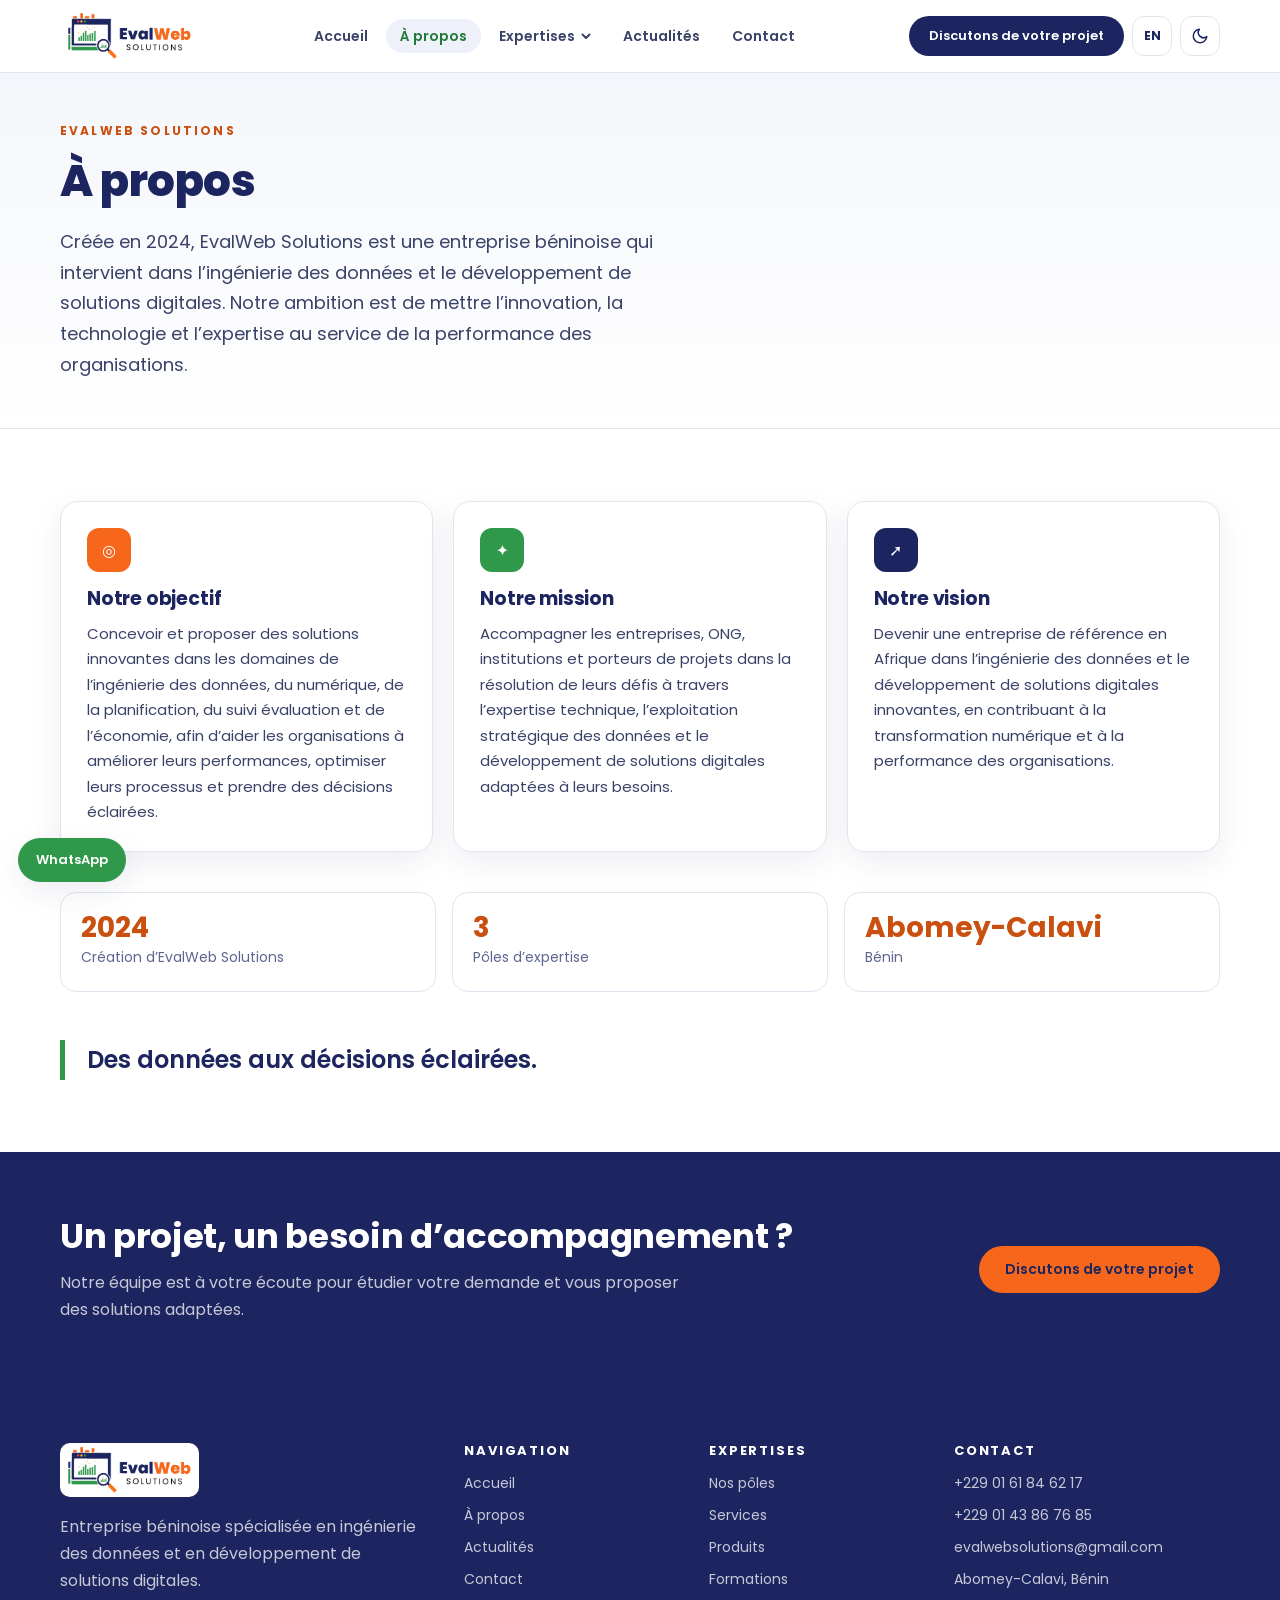
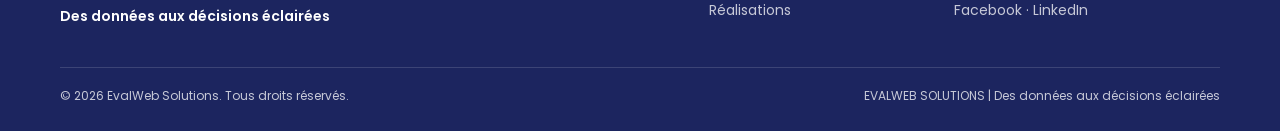
<file: a-propos.html>
<!doctype html>
<html lang="fr" data-theme="light"><head><meta charset="utf-8"><meta name="viewport" content="width=device-width,initial-scale=1">
<title data-i18n="k61">À propos — EvalWeb Solutions</title>
<meta name="description" content="Créée en 2024, EvalWeb Solutions est une entreprise béninoise d’ingénierie des données et de solutions digitales."><meta name="theme-color" content="#1c255f">
<link rel="icon" href="assets/favicon.png" type="image/png">
<link rel="preconnect" href="https://fonts.googleapis.com"><link rel="preconnect" href="https://fonts.gstatic.com" crossorigin>
<link href="https://fonts.googleapis.com/css2?family=Poppins:wght@400;500;600;700;800&display=swap" rel="stylesheet">
<script>(function(){try{var d=document.documentElement,t=localStorage.getItem('ew-theme');if(!t)t=matchMedia('(prefers-color-scheme: dark)').matches?'dark':'light';d.setAttribute('data-theme',t);d.lang=localStorage.getItem('ew-lang')==='en'?'en':'fr'}catch(e){}})()</script>
<link rel="stylesheet" href="style.css"></head>
<body data-page="about">
<a class="skip" href="#main"><span data-i18n="k36">Aller au contenu</span></a>
<header class="site-header"><div class="container header-inner">
<a class="logo" href="index.html" aria-label="EvalWeb Solutions"><img src="assets/evalweb-logo.png" alt="EvalWeb Solutions" width="123" height="46"></a>
<nav class="nav-desktop" aria-label="Navigation principale"><a class="nav-link" data-nav="home" href="index.html"><span data-i18n="k37">Accueil</span></a><a class="nav-link" data-nav="about" href="a-propos.html"><span data-i18n="k38">À propos</span></a><div class="nav-drop"><button type="button" aria-expanded="false" aria-haspopup="true"><span data-i18n="k39">Expertises</span><svg class="caret" viewBox="0 0 10 10" fill="none" stroke="currentColor" stroke-width="2" stroke-linecap="round" stroke-linejoin="round"><path d="M1.5 3.5 5 7l3.5-3.5"/></svg></button><div class="drop-menu"><a data-nav="poles" href="poles.html"><span data-i18n="k40">Nos pôles</span></a><a data-nav="services" href="services.html"><span data-i18n="k8">Services</span></a><a data-nav="produits" href="produits.html"><span data-i18n="k11">Produits</span></a><a data-nav="formations" href="formations.html"><span data-i18n="k13">Formations</span></a><a data-nav="realisations" href="realisations.html"><span data-i18n="k15">Réalisations</span></a></div></div><a class="nav-link" data-nav="actualites" href="actualites.html"><span data-i18n="k41">Actualités</span></a><a class="nav-link" data-nav="contact" href="contact.html"><span data-i18n="k42">Contact</span></a></nav>
<div class="header-tools">
<a class="btn btn-primary btn-sm cta-header" href="contact.html"><span data-i18n="k23">Discutons de votre projet</span></a>
<button type="button" class="lang-btn" aria-label="Passer le site en anglais">EN</button>
<button type="button" class="icon-btn theme-btn" aria-label="Basculer entre mode clair et sombre" aria-pressed="false"><svg class="sun" viewBox="0 0 24 24" fill="none" stroke="currentColor" stroke-width="2" stroke-linecap="round"><circle cx="12" cy="12" r="4"/><path d="M12 2v2M12 20v2M4.9 4.9l1.4 1.4M17.7 17.7l1.4 1.4M2 12h2M20 12h2M4.9 19.1l1.4-1.4M17.7 6.3l1.4-1.4"/></svg><svg class="moon" viewBox="0 0 24 24" fill="none" stroke="currentColor" stroke-width="2" stroke-linecap="round" stroke-linejoin="round"><path d="M21 12.8A9 9 0 1 1 11.2 3a7 7 0 0 0 9.8 9.8z"/></svg></button>
<button type="button" class="icon-btn burger" aria-label="Ouvrir le menu" aria-expanded="false" aria-controls="mobilePanel"><svg viewBox="0 0 24 24" fill="none" stroke="currentColor" stroke-width="2.2" stroke-linecap="round"><path d="M4 7h16M4 12h16M4 17h16"/></svg></button>
</div>
<div id="mobilePanel" class="mobile-panel" aria-label="Menu"><nav><a data-nav="home" href="index.html"><span data-i18n="k37">Accueil</span></a><a data-nav="about" href="a-propos.html"><span data-i18n="k38">À propos</span></a><div class="m-drop"><button type="button" aria-expanded="false"><span data-i18n="k39">Expertises</span><svg class="caret" viewBox="0 0 10 10" fill="none" stroke="currentColor" stroke-width="2" stroke-linecap="round" stroke-linejoin="round"><path d="M1.5 3.5 5 7l3.5-3.5"/></svg></button><div class="m-sub"><a data-nav="poles" href="poles.html"><span data-i18n="k40">Nos pôles</span></a><a data-nav="services" href="services.html"><span data-i18n="k8">Services</span></a><a data-nav="produits" href="produits.html"><span data-i18n="k11">Produits</span></a><a data-nav="formations" href="formations.html"><span data-i18n="k13">Formations</span></a><a data-nav="realisations" href="realisations.html"><span data-i18n="k15">Réalisations</span></a></div></div><a data-nav="actualites" href="actualites.html"><span data-i18n="k41">Actualités</span></a><a data-nav="contact" href="contact.html"><span data-i18n="k42">Contact</span></a></nav><a class="btn btn-primary" href="contact.html"><span data-i18n="k23">Discutons de votre projet</span></a></div>
</div></header>
<main id="main"><section class="hero page-hero"><div class="container"><div class="reveal"><p class="eyebrow" data-i18n="k48" >EvalWeb Solutions</p><h1 data-i18n="k49" >À propos</h1><p class="lead" data-i18n="k50" >Créée en 2024, EvalWeb Solutions est une entreprise béninoise qui intervient dans l’ingénierie des données et le développement de solutions digitales. Notre ambition est de mettre l’innovation, la technologie et l’expertise au service de la performance des organisations.</p></div></div></section><section class="section"><div class="container"><div class="grid g3">
<article class="card reveal"><div class="num o">◎</div><h3 data-i18n="k51" >Notre objectif</h3><p class="d" data-i18n="k52" >Concevoir et proposer des solutions innovantes dans les domaines de l’ingénierie des données, du numérique, de la planification, du suivi évaluation et de l’économie, afin d’aider les organisations à améliorer leurs performances, optimiser leurs processus et prendre des décisions éclairées.</p></article>
<article class="card reveal"><div class="num g">✦</div><h3 data-i18n="k53" >Notre mission</h3><p class="d" data-i18n="k54" >Accompagner les entreprises, ONG, institutions et porteurs de projets dans la résolution de leurs défis à travers l’expertise technique, l’exploitation stratégique des données et le développement de solutions digitales adaptées à leurs besoins.</p></article>
<article class="card reveal"><div class="num n">➚</div><h3 data-i18n="k55" >Notre vision</h3><p class="d" data-i18n="k56" >Devenir une entreprise de référence en Afrique dans l’ingénierie des données et le développement de solutions digitales innovantes, en contribuant à la transformation numérique et à la performance des organisations.</p></article></div>
<div class="kpis reveal"><div class="kpi"><b>2024</b><span><span data-i18n="k57">Création d’EvalWeb Solutions</span></span></div><div class="kpi"><b>3</b><span><span data-i18n="k58">Pôles d’expertise</span></span></div><div class="kpi"><b>Abomey-Calavi</b><span><span data-i18n="k59">Bénin</span></span></div></div>
<p class="quote reveal" style="margin-top:48px"><span data-i18n="k60">Des données aux décisions éclairées.</span></p></div></section>
<section class="band"><div class="container"><div><h2 data-i18n="k33" >Un projet, un besoin d’accompagnement ?</h2><p data-i18n="k34" >Notre équipe est à votre écoute pour étudier votre demande et vous proposer des solutions adaptées.</p></div><a class="btn btn-primary" href="contact.html"><span data-i18n="k23">Discutons de votre projet</span></a></div></section></main>
<footer class="site-footer"><div class="container"><div class="footer-grid">
<div><a class="logo" href="index.html" aria-label="EvalWeb Solutions"><img src="assets/evalweb-logo.png" alt="EvalWeb Solutions" width="123" height="46"></a>
<p data-i18n="k43" >Entreprise béninoise spécialisée en ingénierie des données et en développement de solutions digitales.</p>
<p class="sig" data-i18n="k21" >Des données aux décisions éclairées</p></div>
<div><h4><span data-i18n="k44">Navigation</span></h4><ul><li><a href="index.html"><span data-i18n="k37">Accueil</span></a></li><li><a href="a-propos.html"><span data-i18n="k38">À propos</span></a></li><li><a href="actualites.html"><span data-i18n="k41">Actualités</span></a></li><li><a href="contact.html"><span data-i18n="k42">Contact</span></a></li></ul></div>
<div><h4><span data-i18n="k39">Expertises</span></h4><ul><li><a href="poles.html"><span data-i18n="k40">Nos pôles</span></a></li><li><a href="services.html"><span data-i18n="k8">Services</span></a></li><li><a href="produits.html"><span data-i18n="k11">Produits</span></a></li><li><a href="formations.html"><span data-i18n="k13">Formations</span></a></li><li><a href="realisations.html"><span data-i18n="k15">Réalisations</span></a></li></ul></div>
<div><h4><span data-i18n="k42">Contact</span></h4><ul><li><a href="tel:+2290161846217">+229 01 61 84 62 17</a></li><li><a href="tel:+2290143867685">+229 01 43 86 76 85</a></li><li><a href="mailto:evalwebsolutions@gmail.com">evalwebsolutions@gmail.com</a></li><li><span data-i18n="k45">Abomey-Calavi, Bénin</span></li><li><a data-social="facebook" href="#">Facebook</a> · <a data-social="linkedin" href="#">LinkedIn</a></li></ul></div>
</div><div class="copy"><span>© 2026 EvalWeb Solutions. <span data-i18n="k46">Tous droits réservés.</span></span><span>EVALWEB SOLUTIONS | <span data-i18n="k21">Des données aux décisions éclairées</span></span></div></div></footer>
<a class="wa-float" href="https://wa.me/2290161846217" target="_blank" rel="noopener" aria-label="WhatsApp">WhatsApp</a>
<button type="button" id="toTop" class="to-top" aria-label="Retour en haut" data-i18n-attr="aria-label:k47">↑</button>
<script src="config.js"></script><script src="i18n.js"></script><script src="app.js"></script></body></html>
</file>
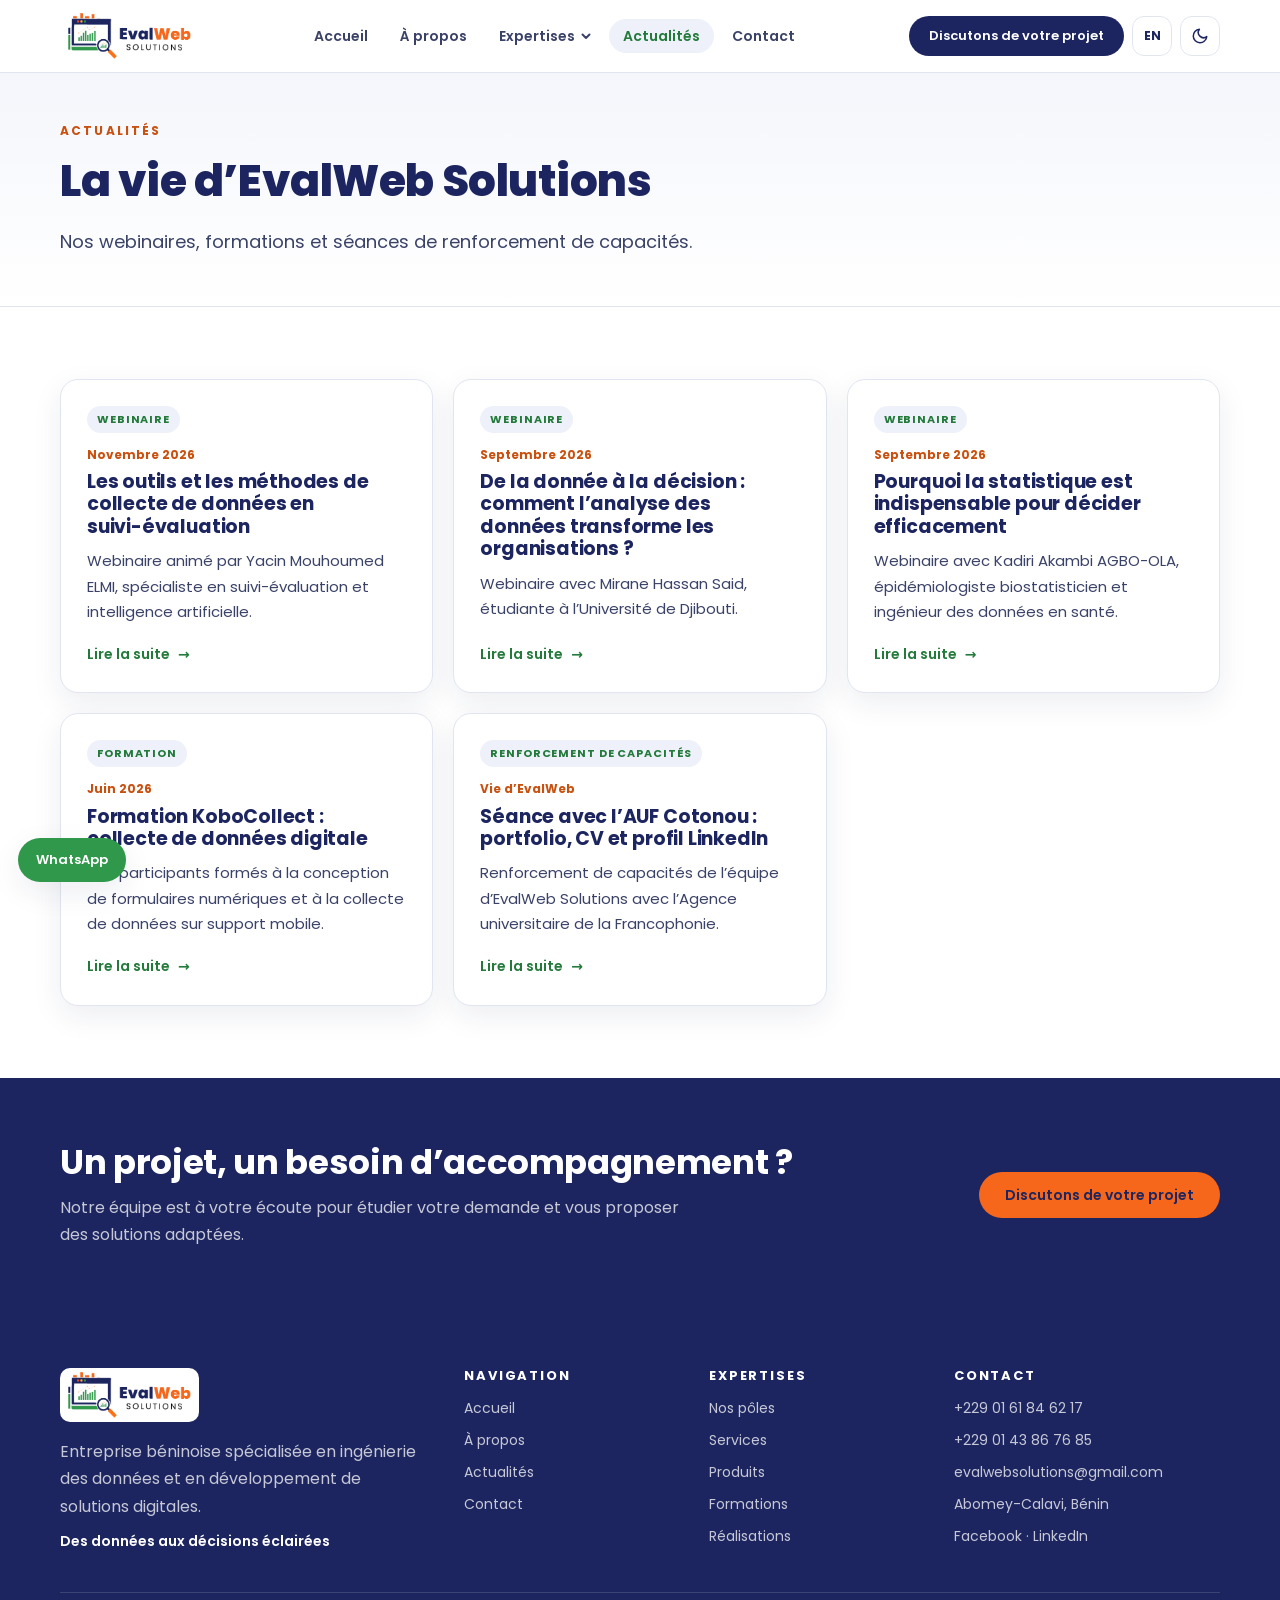
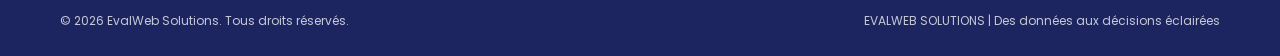
<file: actualites.html>
<!doctype html>
<html lang="fr" data-theme="light"><head><meta charset="utf-8"><meta name="viewport" content="width=device-width,initial-scale=1">
<title data-i18n="k226">Actualités — EvalWeb Solutions</title>
<meta name="description" content="Webinaires, formations et renforcement de capacités d’EvalWeb Solutions."><meta name="theme-color" content="#1c255f">
<link rel="icon" href="assets/favicon.png" type="image/png">
<link rel="preconnect" href="https://fonts.googleapis.com"><link rel="preconnect" href="https://fonts.gstatic.com" crossorigin>
<link href="https://fonts.googleapis.com/css2?family=Poppins:wght@400;500;600;700;800&display=swap" rel="stylesheet">
<script>(function(){try{var d=document.documentElement,t=localStorage.getItem('ew-theme');if(!t)t=matchMedia('(prefers-color-scheme: dark)').matches?'dark':'light';d.setAttribute('data-theme',t);d.lang=localStorage.getItem('ew-lang')==='en'?'en':'fr'}catch(e){}})()</script>
<link rel="stylesheet" href="style.css"></head>
<body data-page="actualites">
<a class="skip" href="#main"><span data-i18n="k36">Aller au contenu</span></a>
<header class="site-header"><div class="container header-inner">
<a class="logo" href="index.html" aria-label="EvalWeb Solutions"><img src="assets/evalweb-logo.png" alt="EvalWeb Solutions" width="123" height="46"></a>
<nav class="nav-desktop" aria-label="Navigation principale"><a class="nav-link" data-nav="home" href="index.html"><span data-i18n="k37">Accueil</span></a><a class="nav-link" data-nav="about" href="a-propos.html"><span data-i18n="k38">À propos</span></a><div class="nav-drop"><button type="button" aria-expanded="false" aria-haspopup="true"><span data-i18n="k39">Expertises</span><svg class="caret" viewBox="0 0 10 10" fill="none" stroke="currentColor" stroke-width="2" stroke-linecap="round" stroke-linejoin="round"><path d="M1.5 3.5 5 7l3.5-3.5"/></svg></button><div class="drop-menu"><a data-nav="poles" href="poles.html"><span data-i18n="k40">Nos pôles</span></a><a data-nav="services" href="services.html"><span data-i18n="k8">Services</span></a><a data-nav="produits" href="produits.html"><span data-i18n="k11">Produits</span></a><a data-nav="formations" href="formations.html"><span data-i18n="k13">Formations</span></a><a data-nav="realisations" href="realisations.html"><span data-i18n="k15">Réalisations</span></a></div></div><a class="nav-link" data-nav="actualites" href="actualites.html"><span data-i18n="k41">Actualités</span></a><a class="nav-link" data-nav="contact" href="contact.html"><span data-i18n="k42">Contact</span></a></nav>
<div class="header-tools">
<a class="btn btn-primary btn-sm cta-header" href="contact.html"><span data-i18n="k23">Discutons de votre projet</span></a>
<button type="button" class="lang-btn" aria-label="Passer le site en anglais">EN</button>
<button type="button" class="icon-btn theme-btn" aria-label="Basculer entre mode clair et sombre" aria-pressed="false"><svg class="sun" viewBox="0 0 24 24" fill="none" stroke="currentColor" stroke-width="2" stroke-linecap="round"><circle cx="12" cy="12" r="4"/><path d="M12 2v2M12 20v2M4.9 4.9l1.4 1.4M17.7 17.7l1.4 1.4M2 12h2M20 12h2M4.9 19.1l1.4-1.4M17.7 6.3l1.4-1.4"/></svg><svg class="moon" viewBox="0 0 24 24" fill="none" stroke="currentColor" stroke-width="2" stroke-linecap="round" stroke-linejoin="round"><path d="M21 12.8A9 9 0 1 1 11.2 3a7 7 0 0 0 9.8 9.8z"/></svg></button>
<button type="button" class="icon-btn burger" aria-label="Ouvrir le menu" aria-expanded="false" aria-controls="mobilePanel"><svg viewBox="0 0 24 24" fill="none" stroke="currentColor" stroke-width="2.2" stroke-linecap="round"><path d="M4 7h16M4 12h16M4 17h16"/></svg></button>
</div>
<div id="mobilePanel" class="mobile-panel" aria-label="Menu"><nav><a data-nav="home" href="index.html"><span data-i18n="k37">Accueil</span></a><a data-nav="about" href="a-propos.html"><span data-i18n="k38">À propos</span></a><div class="m-drop"><button type="button" aria-expanded="false"><span data-i18n="k39">Expertises</span><svg class="caret" viewBox="0 0 10 10" fill="none" stroke="currentColor" stroke-width="2" stroke-linecap="round" stroke-linejoin="round"><path d="M1.5 3.5 5 7l3.5-3.5"/></svg></button><div class="m-sub"><a data-nav="poles" href="poles.html"><span data-i18n="k40">Nos pôles</span></a><a data-nav="services" href="services.html"><span data-i18n="k8">Services</span></a><a data-nav="produits" href="produits.html"><span data-i18n="k11">Produits</span></a><a data-nav="formations" href="formations.html"><span data-i18n="k13">Formations</span></a><a data-nav="realisations" href="realisations.html"><span data-i18n="k15">Réalisations</span></a></div></div><a data-nav="actualites" href="actualites.html"><span data-i18n="k41">Actualités</span></a><a data-nav="contact" href="contact.html"><span data-i18n="k42">Contact</span></a></nav><a class="btn btn-primary" href="contact.html"><span data-i18n="k23">Discutons de votre projet</span></a></div>
</div></header>
<main id="main"><section class="hero page-hero"><div class="container"><div class="reveal"><p class="eyebrow" data-i18n="k41" >Actualités</p><h1 data-i18n="k224" >La vie d’EvalWeb Solutions</h1><p class="lead" data-i18n="k225" >Nos webinaires, formations et séances de renforcement de capacités.</p></div></div></section><section class="section"><div class="container"><div class="grid g3"><article class="card reveal"><span class="tag"><span data-i18n="k209">Webinaire</span></span><p class="when" style="font-size:12px;font-weight:700;color:var(--orange-text);margin-bottom:6px"><span data-i18n="k210">Novembre 2026</span></p><h3 data-i18n="k190" >Les outils et les méthodes de collecte de données en suivi-évaluation</h3><p class="d" data-i18n="k211" >Webinaire animé par Yacin Mouhoumed ELMI, spécialiste en suivi-évaluation et intelligence artificielle.</p><a class="more" href="realisations.html#webinaires"><span data-i18n="k212">Lire la suite</span></a></article><article class="card reveal"><span class="tag"><span data-i18n="k209">Webinaire</span></span><p class="when" style="font-size:12px;font-weight:700;color:var(--orange-text);margin-bottom:6px"><span data-i18n="k213">Septembre 2026</span></p><h3 data-i18n="k185" >De la donnée à la décision : comment l’analyse des données transforme les organisations ?</h3><p class="d" data-i18n="k214" >Webinaire avec Mirane Hassan Said, étudiante à l’Université de Djibouti.</p><a class="more" href="realisations.html#webinaires"><span data-i18n="k212">Lire la suite</span></a></article><article class="card reveal"><span class="tag"><span data-i18n="k209">Webinaire</span></span><p class="when" style="font-size:12px;font-weight:700;color:var(--orange-text);margin-bottom:6px"><span data-i18n="k213">Septembre 2026</span></p><h3 data-i18n="k215" >Pourquoi la statistique est indispensable pour décider efficacement</h3><p class="d" data-i18n="k216" >Webinaire avec Kadiri Akambi AGBO-OLA, épidémiologiste biostatisticien et ingénieur des données en santé.</p><a class="more" href="realisations.html#webinaires"><span data-i18n="k212">Lire la suite</span></a></article><article class="card reveal"><span class="tag"><span data-i18n="k217">Formation</span></span><p class="when" style="font-size:12px;font-weight:700;color:var(--orange-text);margin-bottom:6px"><span data-i18n="k218">Juin 2026</span></p><h3 data-i18n="k219" >Formation KoboCollect : collecte de données digitale</h3><p class="d" data-i18n="k220" >Des participants formés à la conception de formulaires numériques et à la collecte de données sur support mobile.</p><a class="more" href="realisations.html#attestations"><span data-i18n="k212">Lire la suite</span></a></article><article class="card reveal"><span class="tag"><span data-i18n="k199">Renforcement de capacités</span></span><p class="when" style="font-size:12px;font-weight:700;color:var(--orange-text);margin-bottom:6px"><span data-i18n="k221">Vie d’EvalWeb</span></p><h3 data-i18n="k222" >Séance avec l’AUF Cotonou : portfolio, CV et profil LinkedIn</h3><p class="d" data-i18n="k223" >Renforcement de capacités de l’équipe d’EvalWeb Solutions avec l’Agence universitaire de la Francophonie.</p><a class="more" href="realisations.html#renforcement"><span data-i18n="k212">Lire la suite</span></a></article></div></div></section><section class="band"><div class="container"><div><h2 data-i18n="k33" >Un projet, un besoin d’accompagnement ?</h2><p data-i18n="k34" >Notre équipe est à votre écoute pour étudier votre demande et vous proposer des solutions adaptées.</p></div><a class="btn btn-primary" href="contact.html"><span data-i18n="k23">Discutons de votre projet</span></a></div></section></main>
<footer class="site-footer"><div class="container"><div class="footer-grid">
<div><a class="logo" href="index.html" aria-label="EvalWeb Solutions"><img src="assets/evalweb-logo.png" alt="EvalWeb Solutions" width="123" height="46"></a>
<p data-i18n="k43" >Entreprise béninoise spécialisée en ingénierie des données et en développement de solutions digitales.</p>
<p class="sig" data-i18n="k21" >Des données aux décisions éclairées</p></div>
<div><h4><span data-i18n="k44">Navigation</span></h4><ul><li><a href="index.html"><span data-i18n="k37">Accueil</span></a></li><li><a href="a-propos.html"><span data-i18n="k38">À propos</span></a></li><li><a href="actualites.html"><span data-i18n="k41">Actualités</span></a></li><li><a href="contact.html"><span data-i18n="k42">Contact</span></a></li></ul></div>
<div><h4><span data-i18n="k39">Expertises</span></h4><ul><li><a href="poles.html"><span data-i18n="k40">Nos pôles</span></a></li><li><a href="services.html"><span data-i18n="k8">Services</span></a></li><li><a href="produits.html"><span data-i18n="k11">Produits</span></a></li><li><a href="formations.html"><span data-i18n="k13">Formations</span></a></li><li><a href="realisations.html"><span data-i18n="k15">Réalisations</span></a></li></ul></div>
<div><h4><span data-i18n="k42">Contact</span></h4><ul><li><a href="tel:+2290161846217">+229 01 61 84 62 17</a></li><li><a href="tel:+2290143867685">+229 01 43 86 76 85</a></li><li><a href="mailto:evalwebsolutions@gmail.com">evalwebsolutions@gmail.com</a></li><li><span data-i18n="k45">Abomey-Calavi, Bénin</span></li><li><a data-social="facebook" href="#">Facebook</a> · <a data-social="linkedin" href="#">LinkedIn</a></li></ul></div>
</div><div class="copy"><span>© 2026 EvalWeb Solutions. <span data-i18n="k46">Tous droits réservés.</span></span><span>EVALWEB SOLUTIONS | <span data-i18n="k21">Des données aux décisions éclairées</span></span></div></div></footer>
<a class="wa-float" href="https://wa.me/2290161846217" target="_blank" rel="noopener" aria-label="WhatsApp">WhatsApp</a>
<button type="button" id="toTop" class="to-top" aria-label="Retour en haut" data-i18n-attr="aria-label:k47">↑</button>
<script src="config.js"></script><script src="i18n.js"></script><script src="app.js"></script></body></html>
</file>
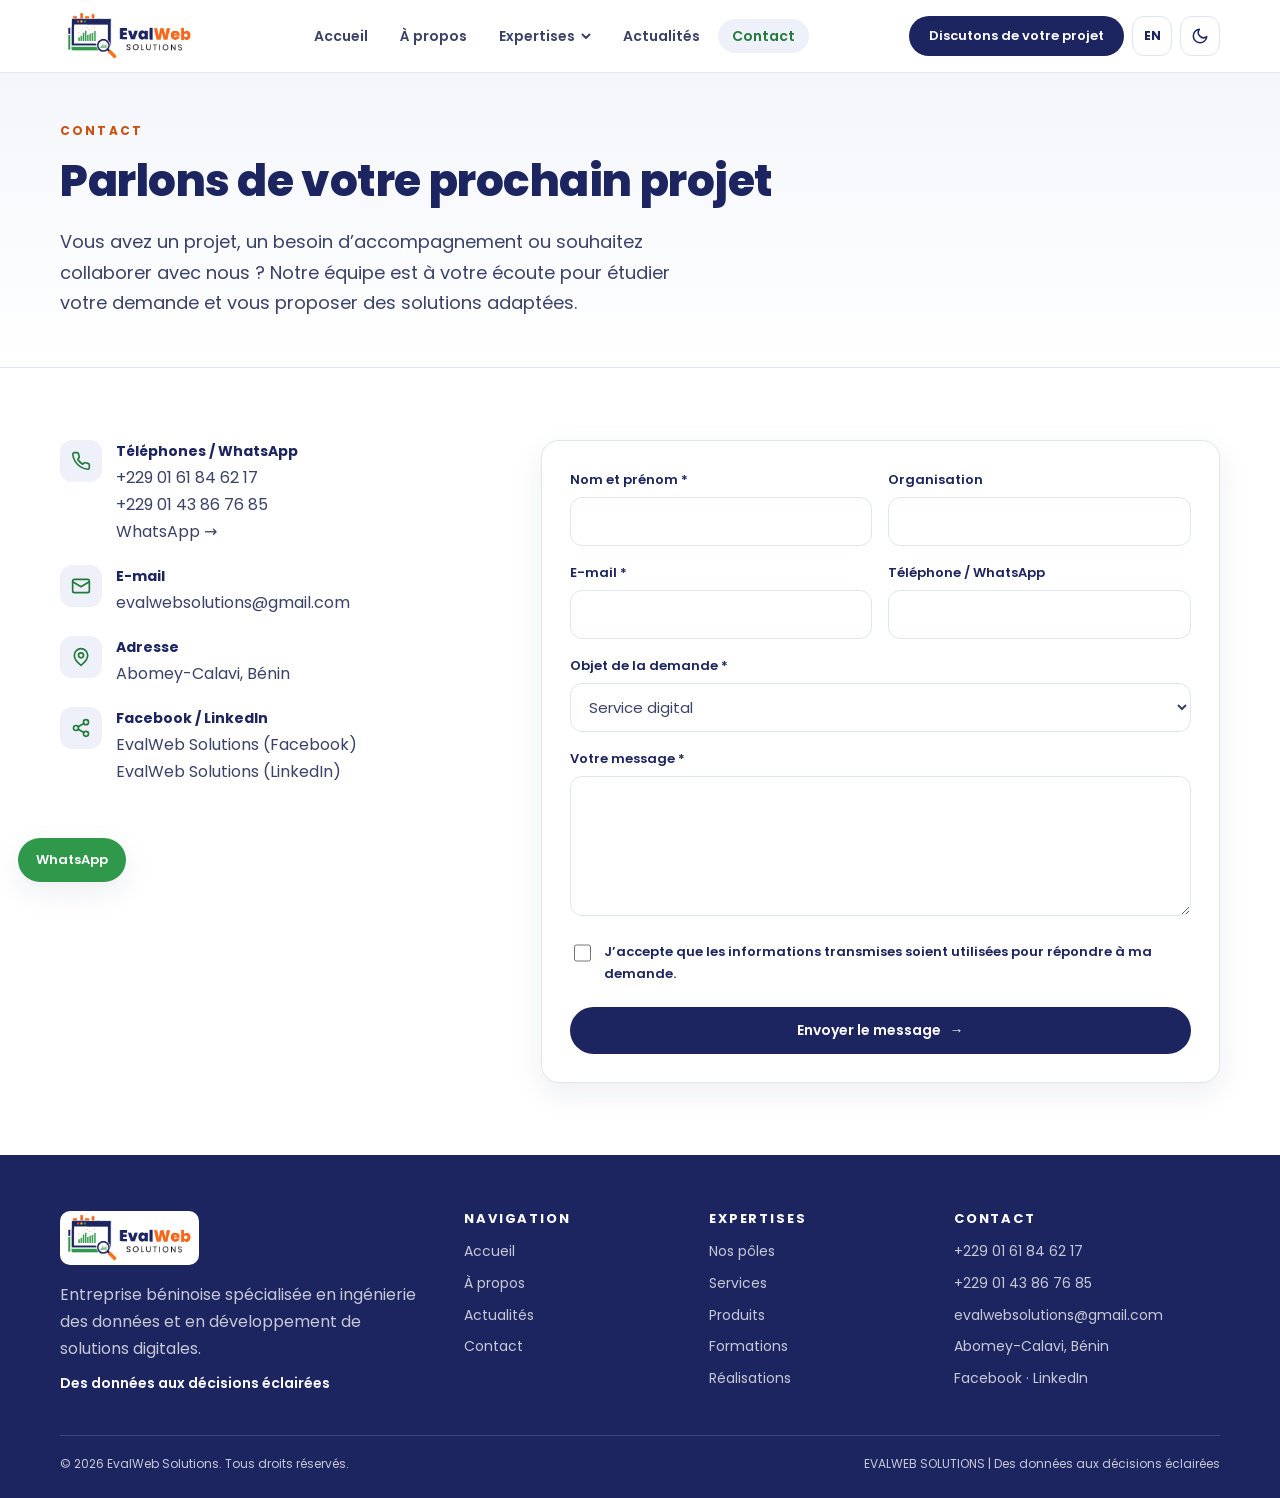
<file: contact.html>
<!doctype html>
<html lang="fr" data-theme="light"><head><meta charset="utf-8"><meta name="viewport" content="width=device-width,initial-scale=1">
<title data-i18n="k246">Contact — EvalWeb Solutions</title>
<meta name="description" content="Contactez EvalWeb Solutions : +229 01 61 84 62 17, evalwebsolutions@gmail.com, Abomey-Calavi, Bénin."><meta name="theme-color" content="#1c255f">
<link rel="icon" href="assets/favicon.png" type="image/png">
<link rel="preconnect" href="https://fonts.googleapis.com"><link rel="preconnect" href="https://fonts.gstatic.com" crossorigin>
<link href="https://fonts.googleapis.com/css2?family=Poppins:wght@400;500;600;700;800&display=swap" rel="stylesheet">
<script>(function(){try{var d=document.documentElement,t=localStorage.getItem('ew-theme');if(!t)t=matchMedia('(prefers-color-scheme: dark)').matches?'dark':'light';d.setAttribute('data-theme',t);d.lang=localStorage.getItem('ew-lang')==='en'?'en':'fr'}catch(e){}})()</script>
<link rel="stylesheet" href="style.css"></head>
<body data-page="contact">
<a class="skip" href="#main"><span data-i18n="k36">Aller au contenu</span></a>
<header class="site-header"><div class="container header-inner">
<a class="logo" href="index.html" aria-label="EvalWeb Solutions"><img src="assets/evalweb-logo.png" alt="EvalWeb Solutions" width="123" height="46"></a>
<nav class="nav-desktop" aria-label="Navigation principale"><a class="nav-link" data-nav="home" href="index.html"><span data-i18n="k37">Accueil</span></a><a class="nav-link" data-nav="about" href="a-propos.html"><span data-i18n="k38">À propos</span></a><div class="nav-drop"><button type="button" aria-expanded="false" aria-haspopup="true"><span data-i18n="k39">Expertises</span><svg class="caret" viewBox="0 0 10 10" fill="none" stroke="currentColor" stroke-width="2" stroke-linecap="round" stroke-linejoin="round"><path d="M1.5 3.5 5 7l3.5-3.5"/></svg></button><div class="drop-menu"><a data-nav="poles" href="poles.html"><span data-i18n="k40">Nos pôles</span></a><a data-nav="services" href="services.html"><span data-i18n="k8">Services</span></a><a data-nav="produits" href="produits.html"><span data-i18n="k11">Produits</span></a><a data-nav="formations" href="formations.html"><span data-i18n="k13">Formations</span></a><a data-nav="realisations" href="realisations.html"><span data-i18n="k15">Réalisations</span></a></div></div><a class="nav-link" data-nav="actualites" href="actualites.html"><span data-i18n="k41">Actualités</span></a><a class="nav-link" data-nav="contact" href="contact.html"><span data-i18n="k42">Contact</span></a></nav>
<div class="header-tools">
<a class="btn btn-primary btn-sm cta-header" href="contact.html"><span data-i18n="k23">Discutons de votre projet</span></a>
<button type="button" class="lang-btn" aria-label="Passer le site en anglais">EN</button>
<button type="button" class="icon-btn theme-btn" aria-label="Basculer entre mode clair et sombre" aria-pressed="false"><svg class="sun" viewBox="0 0 24 24" fill="none" stroke="currentColor" stroke-width="2" stroke-linecap="round"><circle cx="12" cy="12" r="4"/><path d="M12 2v2M12 20v2M4.9 4.9l1.4 1.4M17.7 17.7l1.4 1.4M2 12h2M20 12h2M4.9 19.1l1.4-1.4M17.7 6.3l1.4-1.4"/></svg><svg class="moon" viewBox="0 0 24 24" fill="none" stroke="currentColor" stroke-width="2" stroke-linecap="round" stroke-linejoin="round"><path d="M21 12.8A9 9 0 1 1 11.2 3a7 7 0 0 0 9.8 9.8z"/></svg></button>
<button type="button" class="icon-btn burger" aria-label="Ouvrir le menu" aria-expanded="false" aria-controls="mobilePanel"><svg viewBox="0 0 24 24" fill="none" stroke="currentColor" stroke-width="2.2" stroke-linecap="round"><path d="M4 7h16M4 12h16M4 17h16"/></svg></button>
</div>
<div id="mobilePanel" class="mobile-panel" aria-label="Menu"><nav><a data-nav="home" href="index.html"><span data-i18n="k37">Accueil</span></a><a data-nav="about" href="a-propos.html"><span data-i18n="k38">À propos</span></a><div class="m-drop"><button type="button" aria-expanded="false"><span data-i18n="k39">Expertises</span><svg class="caret" viewBox="0 0 10 10" fill="none" stroke="currentColor" stroke-width="2" stroke-linecap="round" stroke-linejoin="round"><path d="M1.5 3.5 5 7l3.5-3.5"/></svg></button><div class="m-sub"><a data-nav="poles" href="poles.html"><span data-i18n="k40">Nos pôles</span></a><a data-nav="services" href="services.html"><span data-i18n="k8">Services</span></a><a data-nav="produits" href="produits.html"><span data-i18n="k11">Produits</span></a><a data-nav="formations" href="formations.html"><span data-i18n="k13">Formations</span></a><a data-nav="realisations" href="realisations.html"><span data-i18n="k15">Réalisations</span></a></div></div><a data-nav="actualites" href="actualites.html"><span data-i18n="k41">Actualités</span></a><a data-nav="contact" href="contact.html"><span data-i18n="k42">Contact</span></a></nav><a class="btn btn-primary" href="contact.html"><span data-i18n="k23">Discutons de votre projet</span></a></div>
</div></header>
<main id="main"><section class="hero page-hero"><div class="container"><div class="reveal"><p class="eyebrow" data-i18n="k42" >Contact</p><h1 data-i18n="k232" >Parlons de votre prochain projet</h1><p class="lead" data-i18n="k233" >Vous avez un projet, un besoin d’accompagnement ou souhaitez collaborer avec nous ? Notre équipe est à votre écoute pour étudier votre demande et vous proposer des solutions adaptées.</p></div></div></section><section class="section"><div class="container contact-grid"><div class="reveal">
<div class="info-item"><div class="ic"><svg viewBox="0 0 24 24" fill="none" stroke="currentColor" stroke-width="2" stroke-linecap="round" stroke-linejoin="round"><path d="M22 16.9v3a2 2 0 0 1-2.2 2 19.8 19.8 0 0 1-8.6-3.1 19.5 19.5 0 0 1-6-6A19.8 19.8 0 0 1 2.1 4.2 2 2 0 0 1 4.1 2h3a2 2 0 0 1 2 1.7c.1 1 .4 1.9.7 2.8a2 2 0 0 1-.5 2.1L8.1 9.9a16 16 0 0 0 6 6l1.3-1.3a2 2 0 0 1 2.1-.4c.9.3 1.8.6 2.8.7a2 2 0 0 1 1.7 2z"/></svg></div><div><b><span data-i18n="k234">Téléphones / WhatsApp</span></b><a href="tel:+2290161846217">+229 01 61 84 62 17</a><br><a href="tel:+2290143867685">+229 01 43 86 76 85</a><br><a href="https://wa.me/2290161846217" target="_blank" rel="noopener">WhatsApp →</a></div></div>
<div class="info-item"><div class="ic"><svg viewBox="0 0 24 24" fill="none" stroke="currentColor" stroke-width="2" stroke-linecap="round" stroke-linejoin="round"><rect x="2" y="4" width="20" height="16" rx="2"/><path d="m22 7-10 6L2 7"/></svg></div><div><b><span data-i18n="k235">E-mail</span></b><a href="mailto:evalwebsolutions@gmail.com">evalwebsolutions@gmail.com</a></div></div>
<div class="info-item"><div class="ic"><svg viewBox="0 0 24 24" fill="none" stroke="currentColor" stroke-width="2" stroke-linecap="round" stroke-linejoin="round"><path d="M20 10c0 6-8 12-8 12S4 16 4 10a8 8 0 0 1 16 0z"/><circle cx="12" cy="10" r="3"/></svg></div><div><b><span data-i18n="k236">Adresse</span></b><span data-i18n="k45">Abomey-Calavi, Bénin</span></div></div>
<div class="info-item"><div class="ic"><svg viewBox="0 0 24 24" fill="none" stroke="currentColor" stroke-width="2" stroke-linecap="round" stroke-linejoin="round"><circle cx="18" cy="5" r="3"/><circle cx="6" cy="12" r="3"/><circle cx="18" cy="19" r="3"/><path d="m8.6 13.5 6.8 4M15.4 6.5l-6.8 4"/></svg></div><div><b><span data-i18n="k237">Facebook / LinkedIn</span></b><a data-social="facebook" href="#">EvalWeb Solutions (Facebook)</a><br><a data-social="linkedin" href="#">EvalWeb Solutions (LinkedIn)</a></div></div></div>
<form id="contactForm" class="form reveal" novalidate>
<div class="row2"><div><label for="name"><span data-i18n="k238">Nom et prénom *</span></label><input id="name" name="name" required autocomplete="name"></div><div><label for="organisation"><span data-i18n="k239">Organisation</span></label><input id="organisation" name="organisation" autocomplete="organization"></div></div>
<div class="row2"><div><label for="email"><span data-i18n="k240">E-mail *</span></label><input id="email" name="email" type="email" required autocomplete="email"></div><div><label for="phone"><span data-i18n="k241">Téléphone / WhatsApp</span></label><input id="phone" name="phone" type="tel" autocomplete="tel"></div></div>
<div><label for="subject"><span data-i18n="k242">Objet de la demande *</span></label><select id="subject" name="subject" required><option value="Service digital" data-i18n="k227">Service digital</option><option value="Suivi-évaluation / analyse" data-i18n="k228">Suivi-évaluation / analyse</option><option value="Étude économique" data-i18n="k229">Étude économique</option><option value="Formation" data-i18n="k217">Formation</option><option value="Montage vidéo & contenus" data-i18n="k230">Montage vidéo & contenus</option><option value="Autre" data-i18n="k231">Autre</option></select></div>
<div><label for="message"><span data-i18n="k243">Votre message *</span></label><textarea id="message" name="message" required></textarea></div>
<input class="hp" type="text" name="website" tabindex="-1" autocomplete="off" aria-hidden="true">
<label class="check"><input type="checkbox" name="consent" required><span data-i18n="k244">J’accepte que les informations transmises soient utilisées pour répondre à ma demande.</span></label>
<div id="formMsg" class="form-msg" role="status" aria-live="polite"></div>
<button class="btn btn-primary" type="submit"><span data-i18n="k245">Envoyer le message</span> →</button></form></div></section></main>
<footer class="site-footer"><div class="container"><div class="footer-grid">
<div><a class="logo" href="index.html" aria-label="EvalWeb Solutions"><img src="assets/evalweb-logo.png" alt="EvalWeb Solutions" width="123" height="46"></a>
<p data-i18n="k43" >Entreprise béninoise spécialisée en ingénierie des données et en développement de solutions digitales.</p>
<p class="sig" data-i18n="k21" >Des données aux décisions éclairées</p></div>
<div><h4><span data-i18n="k44">Navigation</span></h4><ul><li><a href="index.html"><span data-i18n="k37">Accueil</span></a></li><li><a href="a-propos.html"><span data-i18n="k38">À propos</span></a></li><li><a href="actualites.html"><span data-i18n="k41">Actualités</span></a></li><li><a href="contact.html"><span data-i18n="k42">Contact</span></a></li></ul></div>
<div><h4><span data-i18n="k39">Expertises</span></h4><ul><li><a href="poles.html"><span data-i18n="k40">Nos pôles</span></a></li><li><a href="services.html"><span data-i18n="k8">Services</span></a></li><li><a href="produits.html"><span data-i18n="k11">Produits</span></a></li><li><a href="formations.html"><span data-i18n="k13">Formations</span></a></li><li><a href="realisations.html"><span data-i18n="k15">Réalisations</span></a></li></ul></div>
<div><h4><span data-i18n="k42">Contact</span></h4><ul><li><a href="tel:+2290161846217">+229 01 61 84 62 17</a></li><li><a href="tel:+2290143867685">+229 01 43 86 76 85</a></li><li><a href="mailto:evalwebsolutions@gmail.com">evalwebsolutions@gmail.com</a></li><li><span data-i18n="k45">Abomey-Calavi, Bénin</span></li><li><a data-social="facebook" href="#">Facebook</a> · <a data-social="linkedin" href="#">LinkedIn</a></li></ul></div>
</div><div class="copy"><span>© 2026 EvalWeb Solutions. <span data-i18n="k46">Tous droits réservés.</span></span><span>EVALWEB SOLUTIONS | <span data-i18n="k21">Des données aux décisions éclairées</span></span></div></div></footer>
<a class="wa-float" href="https://wa.me/2290161846217" target="_blank" rel="noopener" aria-label="WhatsApp">WhatsApp</a>
<button type="button" id="toTop" class="to-top" aria-label="Retour en haut" data-i18n-attr="aria-label:k47">↑</button>
<script src="config.js"></script><script src="i18n.js"></script><script src="app.js"></script></body></html>
</file>
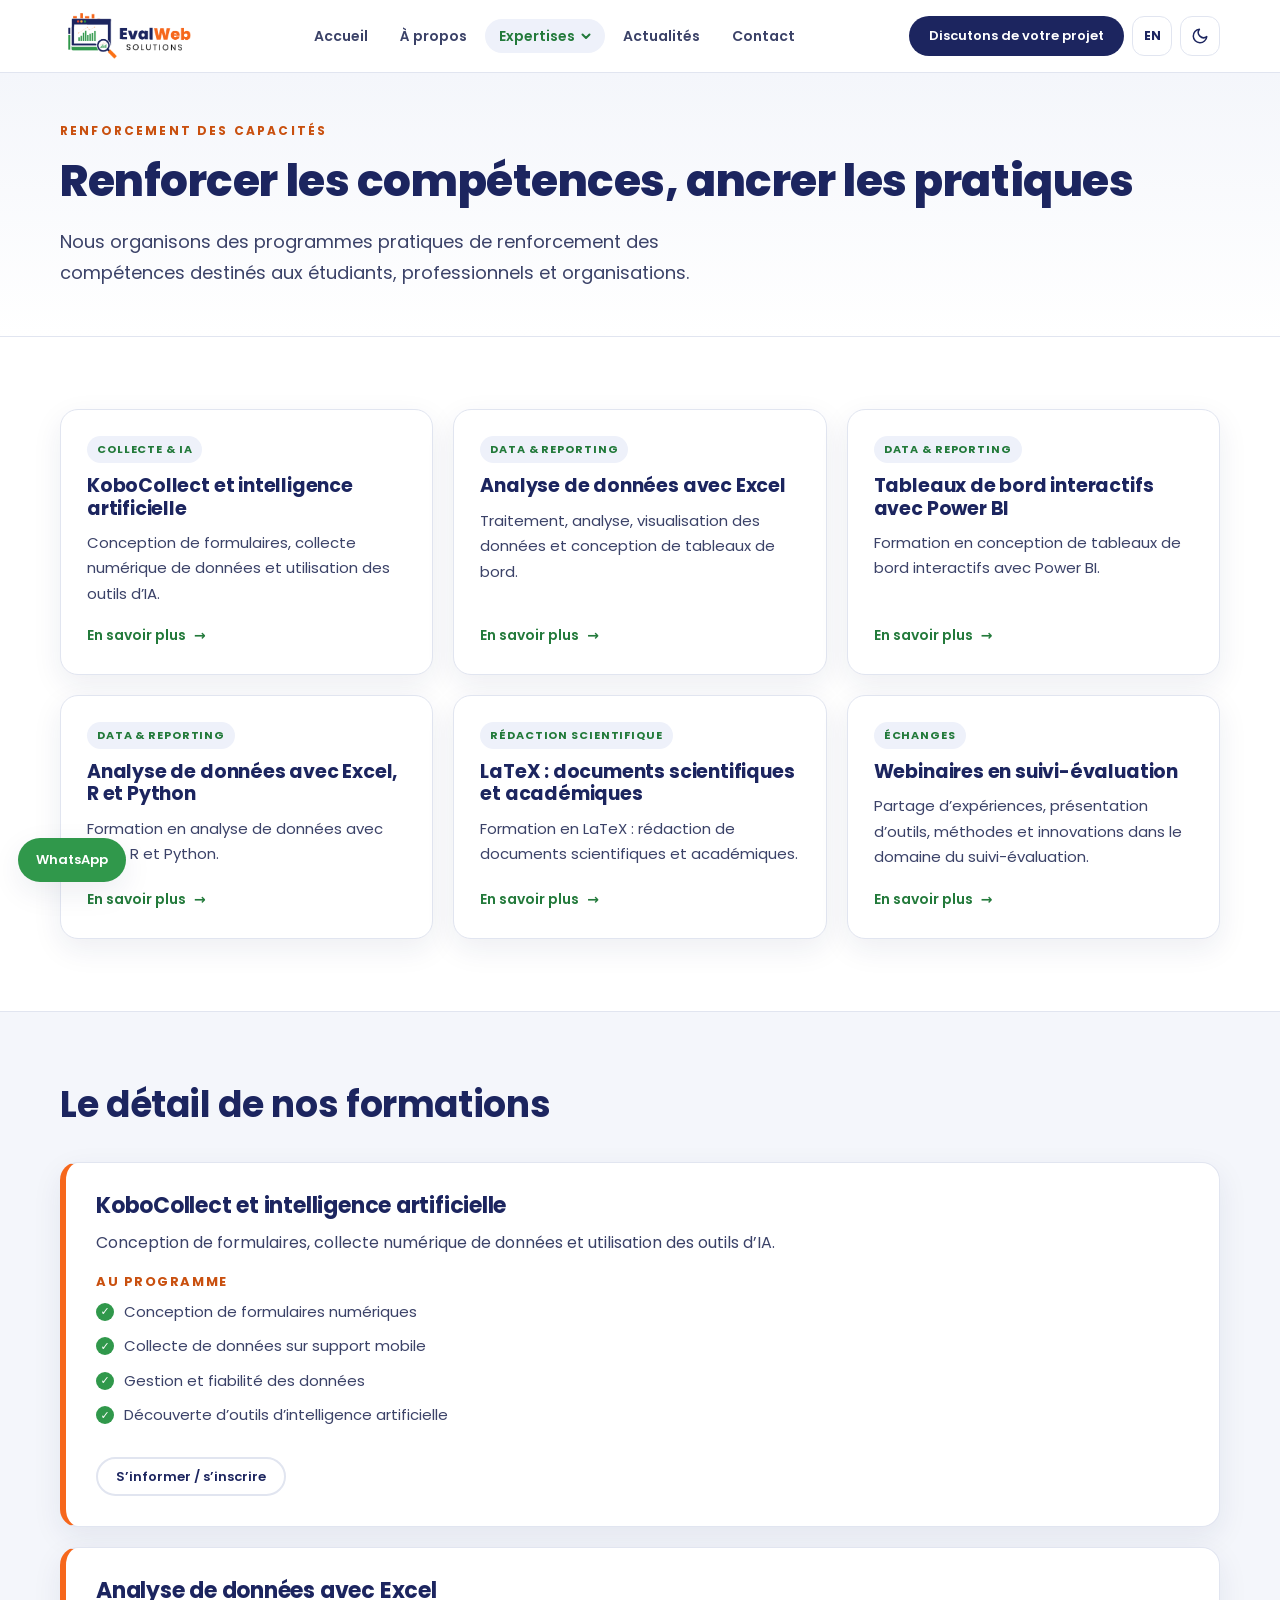
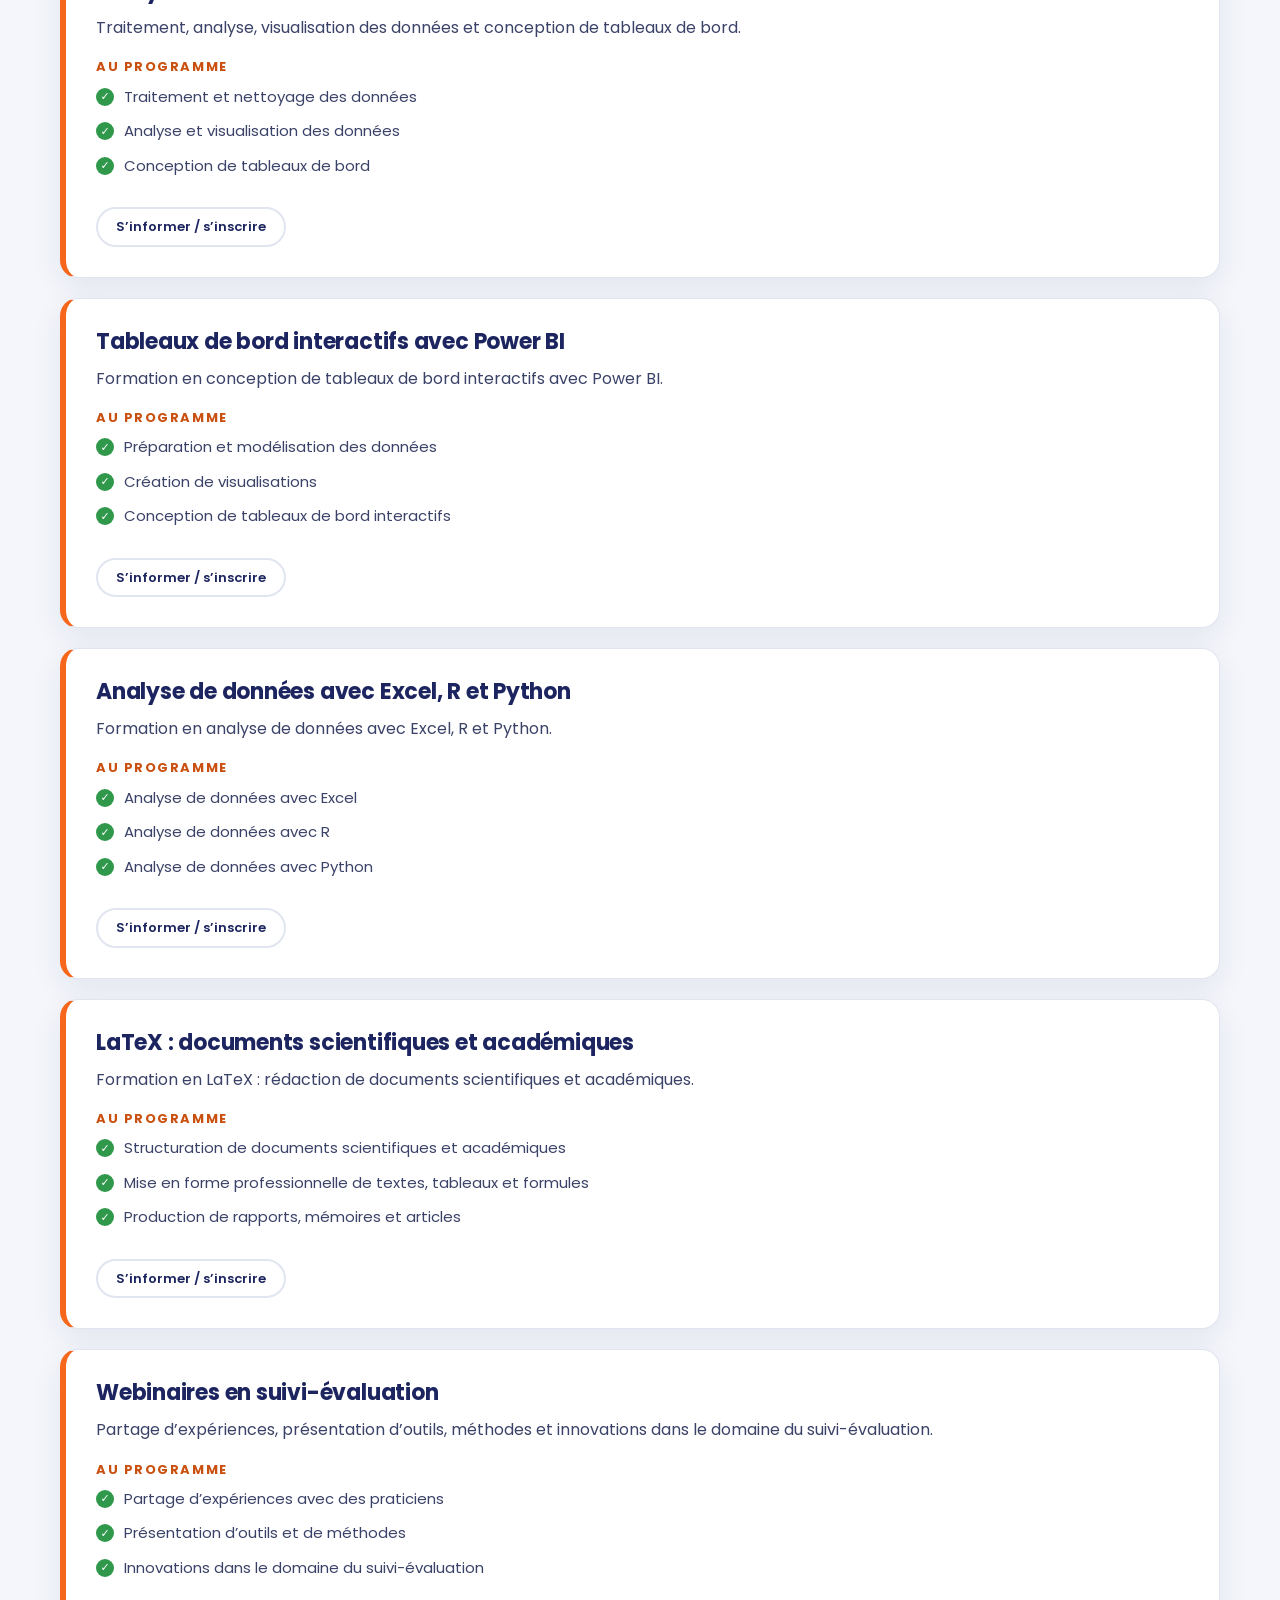
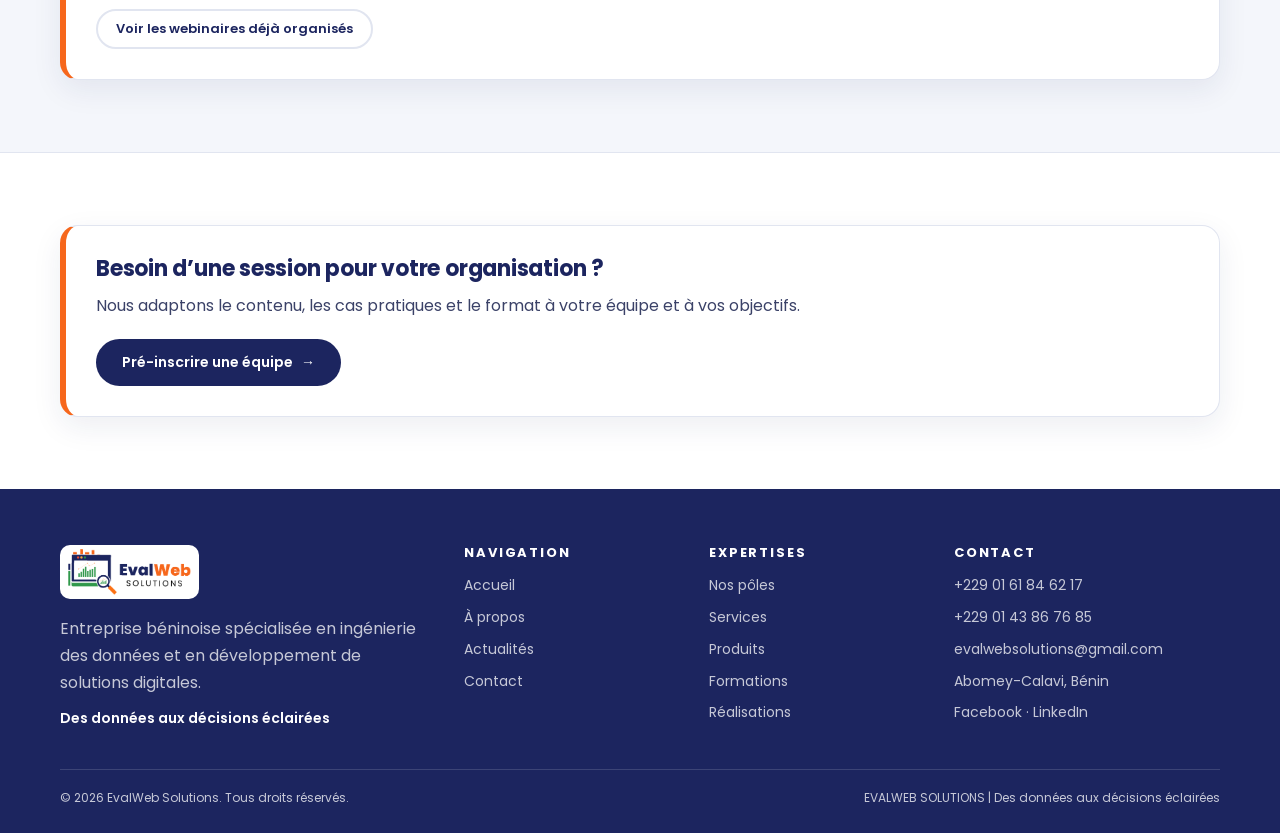
<file: formations.html>
<!doctype html>
<html lang="fr" data-theme="light"><head><meta charset="utf-8"><meta name="viewport" content="width=device-width,initial-scale=1">
<title data-i18n="k172">Formations — EvalWeb Solutions</title>
<meta name="description" content="KoboCollect et IA, Excel, Power BI, Excel/R/Python, LaTeX et webinaires en suivi-évaluation."><meta name="theme-color" content="#1c255f">
<link rel="icon" href="assets/favicon.png" type="image/png">
<link rel="preconnect" href="https://fonts.googleapis.com"><link rel="preconnect" href="https://fonts.gstatic.com" crossorigin>
<link href="https://fonts.googleapis.com/css2?family=Poppins:wght@400;500;600;700;800&display=swap" rel="stylesheet">
<script>(function(){try{var d=document.documentElement,t=localStorage.getItem('ew-theme');if(!t)t=matchMedia('(prefers-color-scheme: dark)').matches?'dark':'light';d.setAttribute('data-theme',t);d.lang=localStorage.getItem('ew-lang')==='en'?'en':'fr'}catch(e){}})()</script>
<link rel="stylesheet" href="style.css"></head>
<body data-page="formations">
<a class="skip" href="#main"><span data-i18n="k36">Aller au contenu</span></a>
<header class="site-header"><div class="container header-inner">
<a class="logo" href="index.html" aria-label="EvalWeb Solutions"><img src="assets/evalweb-logo.png" alt="EvalWeb Solutions" width="123" height="46"></a>
<nav class="nav-desktop" aria-label="Navigation principale"><a class="nav-link" data-nav="home" href="index.html"><span data-i18n="k37">Accueil</span></a><a class="nav-link" data-nav="about" href="a-propos.html"><span data-i18n="k38">À propos</span></a><div class="nav-drop"><button type="button" aria-expanded="false" aria-haspopup="true"><span data-i18n="k39">Expertises</span><svg class="caret" viewBox="0 0 10 10" fill="none" stroke="currentColor" stroke-width="2" stroke-linecap="round" stroke-linejoin="round"><path d="M1.5 3.5 5 7l3.5-3.5"/></svg></button><div class="drop-menu"><a data-nav="poles" href="poles.html"><span data-i18n="k40">Nos pôles</span></a><a data-nav="services" href="services.html"><span data-i18n="k8">Services</span></a><a data-nav="produits" href="produits.html"><span data-i18n="k11">Produits</span></a><a data-nav="formations" href="formations.html"><span data-i18n="k13">Formations</span></a><a data-nav="realisations" href="realisations.html"><span data-i18n="k15">Réalisations</span></a></div></div><a class="nav-link" data-nav="actualites" href="actualites.html"><span data-i18n="k41">Actualités</span></a><a class="nav-link" data-nav="contact" href="contact.html"><span data-i18n="k42">Contact</span></a></nav>
<div class="header-tools">
<a class="btn btn-primary btn-sm cta-header" href="contact.html"><span data-i18n="k23">Discutons de votre projet</span></a>
<button type="button" class="lang-btn" aria-label="Passer le site en anglais">EN</button>
<button type="button" class="icon-btn theme-btn" aria-label="Basculer entre mode clair et sombre" aria-pressed="false"><svg class="sun" viewBox="0 0 24 24" fill="none" stroke="currentColor" stroke-width="2" stroke-linecap="round"><circle cx="12" cy="12" r="4"/><path d="M12 2v2M12 20v2M4.9 4.9l1.4 1.4M17.7 17.7l1.4 1.4M2 12h2M20 12h2M4.9 19.1l1.4-1.4M17.7 6.3l1.4-1.4"/></svg><svg class="moon" viewBox="0 0 24 24" fill="none" stroke="currentColor" stroke-width="2" stroke-linecap="round" stroke-linejoin="round"><path d="M21 12.8A9 9 0 1 1 11.2 3a7 7 0 0 0 9.8 9.8z"/></svg></button>
<button type="button" class="icon-btn burger" aria-label="Ouvrir le menu" aria-expanded="false" aria-controls="mobilePanel"><svg viewBox="0 0 24 24" fill="none" stroke="currentColor" stroke-width="2.2" stroke-linecap="round"><path d="M4 7h16M4 12h16M4 17h16"/></svg></button>
</div>
<div id="mobilePanel" class="mobile-panel" aria-label="Menu"><nav><a data-nav="home" href="index.html"><span data-i18n="k37">Accueil</span></a><a data-nav="about" href="a-propos.html"><span data-i18n="k38">À propos</span></a><div class="m-drop"><button type="button" aria-expanded="false"><span data-i18n="k39">Expertises</span><svg class="caret" viewBox="0 0 10 10" fill="none" stroke="currentColor" stroke-width="2" stroke-linecap="round" stroke-linejoin="round"><path d="M1.5 3.5 5 7l3.5-3.5"/></svg></button><div class="m-sub"><a data-nav="poles" href="poles.html"><span data-i18n="k40">Nos pôles</span></a><a data-nav="services" href="services.html"><span data-i18n="k8">Services</span></a><a data-nav="produits" href="produits.html"><span data-i18n="k11">Produits</span></a><a data-nav="formations" href="formations.html"><span data-i18n="k13">Formations</span></a><a data-nav="realisations" href="realisations.html"><span data-i18n="k15">Réalisations</span></a></div></div><a data-nav="actualites" href="actualites.html"><span data-i18n="k41">Actualités</span></a><a data-nav="contact" href="contact.html"><span data-i18n="k42">Contact</span></a></nav><a class="btn btn-primary" href="contact.html"><span data-i18n="k23">Discutons de votre projet</span></a></div>
</div></header>
<main id="main"><section class="hero page-hero"><div class="container"><div class="reveal"><p class="eyebrow" data-i18n="k72" >Renforcement des capacités</p><h1 data-i18n="k166" >Renforcer les compétences, ancrer les pratiques</h1><p class="lead" data-i18n="k167" >Nous organisons des programmes pratiques de renforcement des compétences destinés aux étudiants, professionnels et organisations.</p></div></div></section><section class="section"><div class="container"><div class="grid g3"><article class="card reveal"><span class="tag"><span data-i18n="k132">Collecte & IA</span></span><h3 data-i18n="k133" >KoboCollect et intelligence artificielle</h3><p class="d" data-i18n="k134" >Conception de formulaires, collecte numérique de données et utilisation des outils d’IA.</p><a class="more" href="#kobo"><span data-i18n="k3">En savoir plus</span></a></article><article class="card reveal"><span class="tag"><span data-i18n="k135">Data & reporting</span></span><h3 data-i18n="k136" >Analyse de données avec Excel</h3><p class="d" data-i18n="k137" >Traitement, analyse, visualisation des données et conception de tableaux de bord.</p><a class="more" href="#excel"><span data-i18n="k3">En savoir plus</span></a></article><article class="card reveal"><span class="tag"><span data-i18n="k135">Data & reporting</span></span><h3 data-i18n="k138" >Tableaux de bord interactifs avec Power BI</h3><p class="d" data-i18n="k139" >Formation en conception de tableaux de bord interactifs avec Power BI.</p><a class="more" href="#powerbi"><span data-i18n="k3">En savoir plus</span></a></article><article class="card reveal"><span class="tag"><span data-i18n="k135">Data & reporting</span></span><h3 data-i18n="k140" >Analyse de données avec Excel, R et Python</h3><p class="d" data-i18n="k141" >Formation en analyse de données avec Excel, R et Python.</p><a class="more" href="#excel-r-python"><span data-i18n="k3">En savoir plus</span></a></article><article class="card reveal"><span class="tag"><span data-i18n="k142">Rédaction scientifique</span></span><h3 data-i18n="k143" >LaTeX : documents scientifiques et académiques</h3><p class="d" data-i18n="k144" >Formation en LaTeX : rédaction de documents scientifiques et académiques.</p><a class="more" href="#latex"><span data-i18n="k3">En savoir plus</span></a></article><article class="card reveal"><span class="tag"><span data-i18n="k145">Échanges</span></span><h3 data-i18n="k146" >Webinaires en suivi-évaluation</h3><p class="d" data-i18n="k147" >Partage d’expériences, présentation d’outils, méthodes et innovations dans le domaine du suivi-évaluation.</p><a class="more" href="#webinaires"><span data-i18n="k3">En savoir plus</span></a></article></div></div></section>
<section class="section alt"><div class="container"><div class="section-head reveal"><h2 data-i18n="k168" >Le détail de nos formations</h2></div><article class="detail reveal" id="kobo"><h3 data-i18n="k133" >KoboCollect et intelligence artificielle</h3><p class="intro" data-i18n="k134" >Conception de formulaires, collecte numérique de données et utilisation des outils d’IA.</p><h4 data-i18n="k149" >Au programme</h4><ul class="checks"><li><span data-i18n="k101">Conception de formulaires numériques</span></li><li><span data-i18n="k102">Collecte de données sur support mobile</span></li><li><span data-i18n="k103">Gestion et fiabilité des données</span></li><li><span data-i18n="k150">Découverte d’outils d’intelligence artificielle</span></li></ul><a class="btn btn-outline btn-sm" href="contact.html?sujet=formation"><span data-i18n="k148">S’informer / s’inscrire</span></a></article><article class="detail reveal" id="excel"><h3 data-i18n="k136" >Analyse de données avec Excel</h3><p class="intro" data-i18n="k137" >Traitement, analyse, visualisation des données et conception de tableaux de bord.</p><h4 data-i18n="k149" >Au programme</h4><ul class="checks"><li><span data-i18n="k151">Traitement et nettoyage des données</span></li><li><span data-i18n="k152">Analyse et visualisation des données</span></li><li><span data-i18n="k153">Conception de tableaux de bord</span></li></ul><a class="btn btn-outline btn-sm" href="contact.html?sujet=formation"><span data-i18n="k148">S’informer / s’inscrire</span></a></article><article class="detail reveal" id="powerbi"><h3 data-i18n="k138" >Tableaux de bord interactifs avec Power BI</h3><p class="intro" data-i18n="k139" >Formation en conception de tableaux de bord interactifs avec Power BI.</p><h4 data-i18n="k149" >Au programme</h4><ul class="checks"><li><span data-i18n="k154">Préparation et modélisation des données</span></li><li><span data-i18n="k155">Création de visualisations</span></li><li><span data-i18n="k156">Conception de tableaux de bord interactifs</span></li></ul><a class="btn btn-outline btn-sm" href="contact.html?sujet=formation"><span data-i18n="k148">S’informer / s’inscrire</span></a></article><article class="detail reveal" id="excel-r-python"><h3 data-i18n="k140" >Analyse de données avec Excel, R et Python</h3><p class="intro" data-i18n="k141" >Formation en analyse de données avec Excel, R et Python.</p><h4 data-i18n="k149" >Au programme</h4><ul class="checks"><li><span data-i18n="k136">Analyse de données avec Excel</span></li><li><span data-i18n="k157">Analyse de données avec R</span></li><li><span data-i18n="k158">Analyse de données avec Python</span></li></ul><a class="btn btn-outline btn-sm" href="contact.html?sujet=formation"><span data-i18n="k148">S’informer / s’inscrire</span></a></article><article class="detail reveal" id="latex"><h3 data-i18n="k143" >LaTeX : documents scientifiques et académiques</h3><p class="intro" data-i18n="k144" >Formation en LaTeX : rédaction de documents scientifiques et académiques.</p><h4 data-i18n="k149" >Au programme</h4><ul class="checks"><li><span data-i18n="k159">Structuration de documents scientifiques et académiques</span></li><li><span data-i18n="k160">Mise en forme professionnelle de textes, tableaux et formules</span></li><li><span data-i18n="k161">Production de rapports, mémoires et articles</span></li></ul><a class="btn btn-outline btn-sm" href="contact.html?sujet=formation"><span data-i18n="k148">S’informer / s’inscrire</span></a></article><article class="detail reveal" id="webinaires"><h3 data-i18n="k146" >Webinaires en suivi-évaluation</h3><p class="intro" data-i18n="k147" >Partage d’expériences, présentation d’outils, méthodes et innovations dans le domaine du suivi-évaluation.</p><h4 data-i18n="k149" >Au programme</h4><ul class="checks"><li><span data-i18n="k163">Partage d’expériences avec des praticiens</span></li><li><span data-i18n="k164">Présentation d’outils et de méthodes</span></li><li><span data-i18n="k165">Innovations dans le domaine du suivi-évaluation</span></li></ul><a class="btn btn-outline btn-sm" href="realisations.html#webinaires"><span data-i18n="k162">Voir les webinaires déjà organisés</span></a></article></div></section>
<section class="section"><div class="container"><article class="detail reveal" id="intra"><h3 data-i18n="k169" >Besoin d’une session pour votre organisation ?</h3><p class="intro" data-i18n="k170" >Nous adaptons le contenu, les cas pratiques et le format à votre équipe et à vos objectifs.</p><a class="btn btn-primary" href="contact.html?sujet=formation"><span data-i18n="k171">Pré-inscrire une équipe</span> →</a></article></div></section></main>
<footer class="site-footer"><div class="container"><div class="footer-grid">
<div><a class="logo" href="index.html" aria-label="EvalWeb Solutions"><img src="assets/evalweb-logo.png" alt="EvalWeb Solutions" width="123" height="46"></a>
<p data-i18n="k43" >Entreprise béninoise spécialisée en ingénierie des données et en développement de solutions digitales.</p>
<p class="sig" data-i18n="k21" >Des données aux décisions éclairées</p></div>
<div><h4><span data-i18n="k44">Navigation</span></h4><ul><li><a href="index.html"><span data-i18n="k37">Accueil</span></a></li><li><a href="a-propos.html"><span data-i18n="k38">À propos</span></a></li><li><a href="actualites.html"><span data-i18n="k41">Actualités</span></a></li><li><a href="contact.html"><span data-i18n="k42">Contact</span></a></li></ul></div>
<div><h4><span data-i18n="k39">Expertises</span></h4><ul><li><a href="poles.html"><span data-i18n="k40">Nos pôles</span></a></li><li><a href="services.html"><span data-i18n="k8">Services</span></a></li><li><a href="produits.html"><span data-i18n="k11">Produits</span></a></li><li><a href="formations.html"><span data-i18n="k13">Formations</span></a></li><li><a href="realisations.html"><span data-i18n="k15">Réalisations</span></a></li></ul></div>
<div><h4><span data-i18n="k42">Contact</span></h4><ul><li><a href="tel:+2290161846217">+229 01 61 84 62 17</a></li><li><a href="tel:+2290143867685">+229 01 43 86 76 85</a></li><li><a href="mailto:evalwebsolutions@gmail.com">evalwebsolutions@gmail.com</a></li><li><span data-i18n="k45">Abomey-Calavi, Bénin</span></li><li><a data-social="facebook" href="#">Facebook</a> · <a data-social="linkedin" href="#">LinkedIn</a></li></ul></div>
</div><div class="copy"><span>© 2026 EvalWeb Solutions. <span data-i18n="k46">Tous droits réservés.</span></span><span>EVALWEB SOLUTIONS | <span data-i18n="k21">Des données aux décisions éclairées</span></span></div></div></footer>
<a class="wa-float" href="https://wa.me/2290161846217" target="_blank" rel="noopener" aria-label="WhatsApp">WhatsApp</a>
<button type="button" id="toTop" class="to-top" aria-label="Retour en haut" data-i18n-attr="aria-label:k47">↑</button>
<script src="config.js"></script><script src="i18n.js"></script><script src="app.js"></script></body></html>
</file>
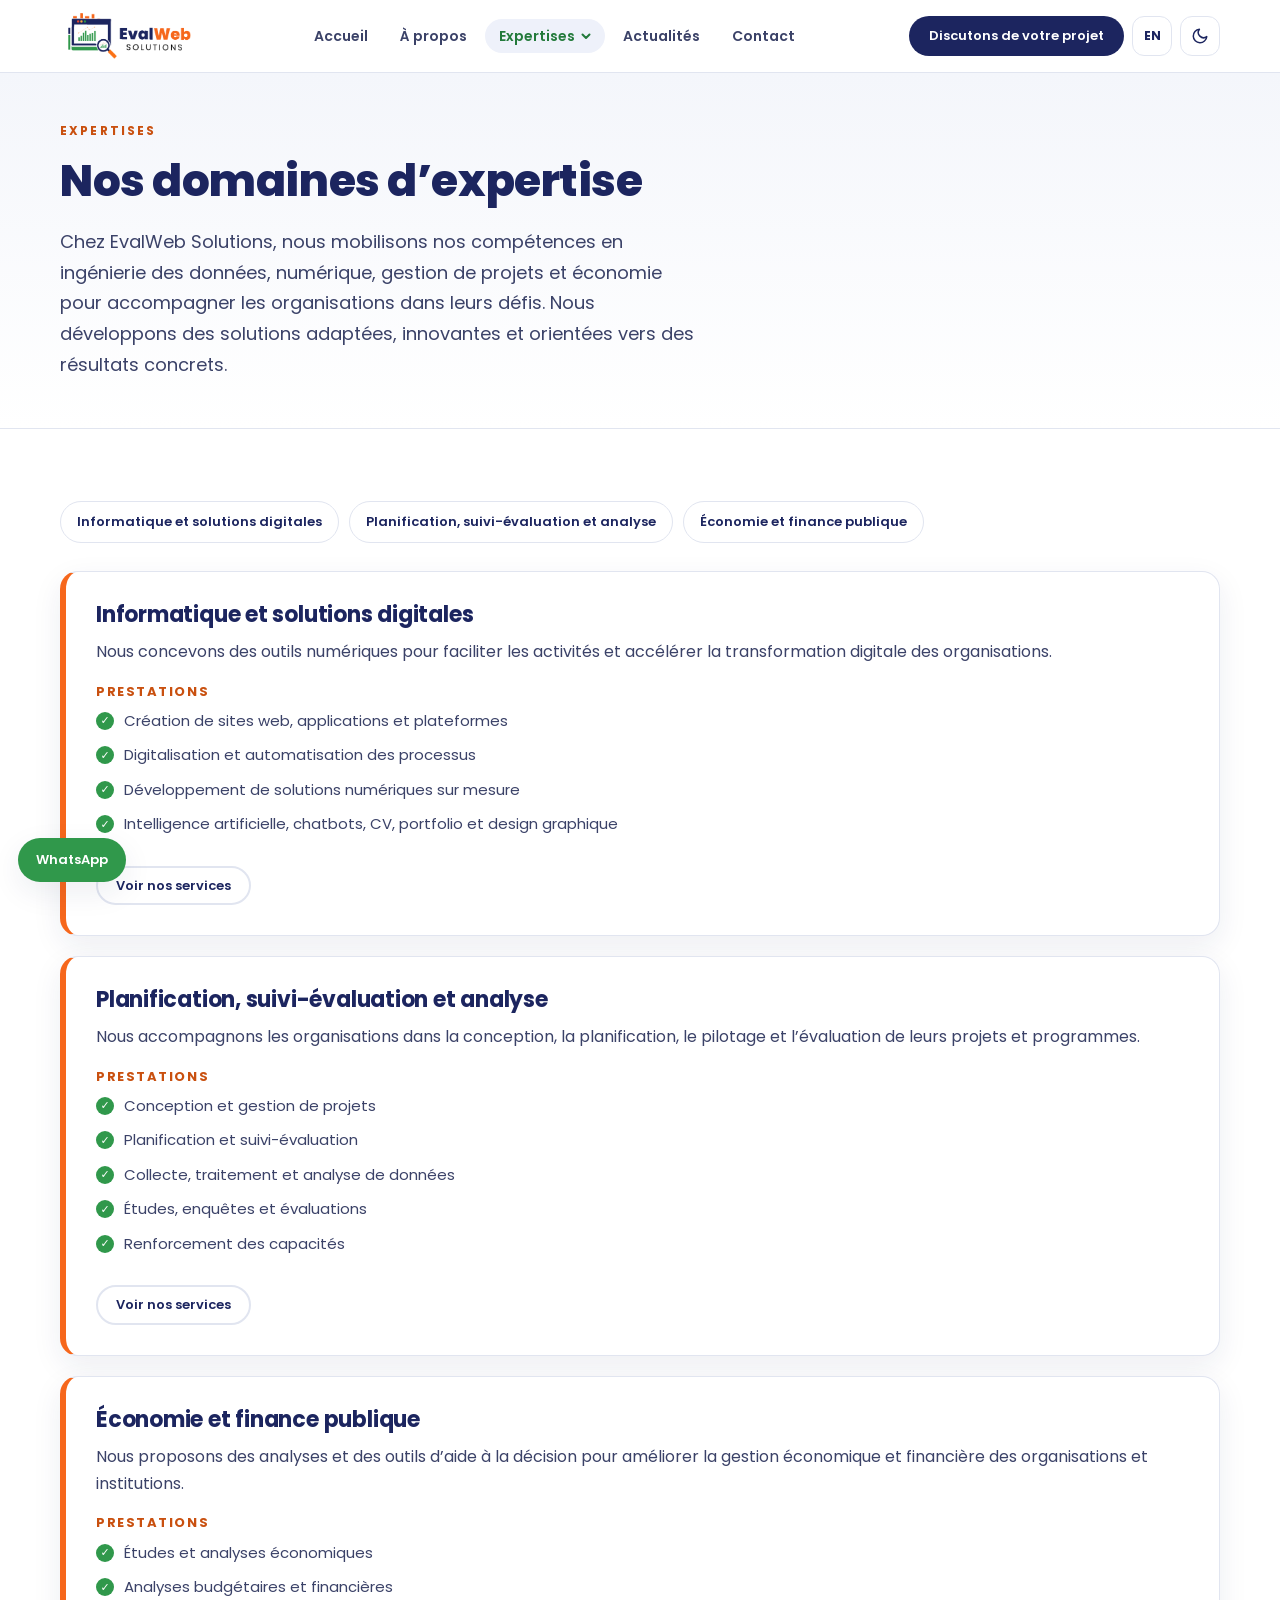
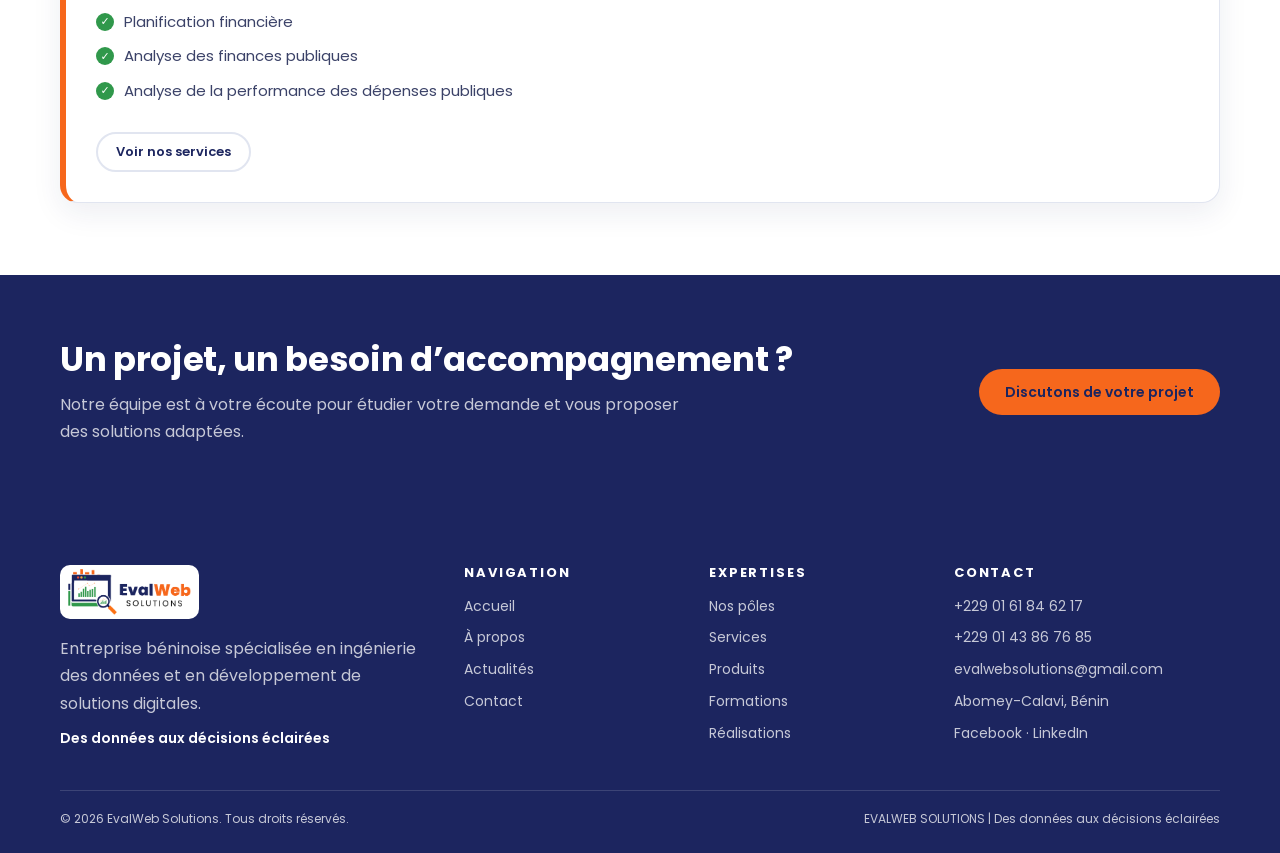
<file: poles.html>
<!doctype html>
<html lang="fr" data-theme="light"><head><meta charset="utf-8"><meta name="viewport" content="width=device-width,initial-scale=1">
<title data-i18n="k79">Nos pôles d’expertise — EvalWeb Solutions</title>
<meta name="description" content="Informatique et solutions digitales ; planification, suivi-évaluation et analyse ; économie et finance publique."><meta name="theme-color" content="#1c255f">
<link rel="icon" href="assets/favicon.png" type="image/png">
<link rel="preconnect" href="https://fonts.googleapis.com"><link rel="preconnect" href="https://fonts.gstatic.com" crossorigin>
<link href="https://fonts.googleapis.com/css2?family=Poppins:wght@400;500;600;700;800&display=swap" rel="stylesheet">
<script>(function(){try{var d=document.documentElement,t=localStorage.getItem('ew-theme');if(!t)t=matchMedia('(prefers-color-scheme: dark)').matches?'dark':'light';d.setAttribute('data-theme',t);d.lang=localStorage.getItem('ew-lang')==='en'?'en':'fr'}catch(e){}})()</script>
<link rel="stylesheet" href="style.css"></head>
<body data-page="poles">
<a class="skip" href="#main"><span data-i18n="k36">Aller au contenu</span></a>
<header class="site-header"><div class="container header-inner">
<a class="logo" href="index.html" aria-label="EvalWeb Solutions"><img src="assets/evalweb-logo.png" alt="EvalWeb Solutions" width="123" height="46"></a>
<nav class="nav-desktop" aria-label="Navigation principale"><a class="nav-link" data-nav="home" href="index.html"><span data-i18n="k37">Accueil</span></a><a class="nav-link" data-nav="about" href="a-propos.html"><span data-i18n="k38">À propos</span></a><div class="nav-drop"><button type="button" aria-expanded="false" aria-haspopup="true"><span data-i18n="k39">Expertises</span><svg class="caret" viewBox="0 0 10 10" fill="none" stroke="currentColor" stroke-width="2" stroke-linecap="round" stroke-linejoin="round"><path d="M1.5 3.5 5 7l3.5-3.5"/></svg></button><div class="drop-menu"><a data-nav="poles" href="poles.html"><span data-i18n="k40">Nos pôles</span></a><a data-nav="services" href="services.html"><span data-i18n="k8">Services</span></a><a data-nav="produits" href="produits.html"><span data-i18n="k11">Produits</span></a><a data-nav="formations" href="formations.html"><span data-i18n="k13">Formations</span></a><a data-nav="realisations" href="realisations.html"><span data-i18n="k15">Réalisations</span></a></div></div><a class="nav-link" data-nav="actualites" href="actualites.html"><span data-i18n="k41">Actualités</span></a><a class="nav-link" data-nav="contact" href="contact.html"><span data-i18n="k42">Contact</span></a></nav>
<div class="header-tools">
<a class="btn btn-primary btn-sm cta-header" href="contact.html"><span data-i18n="k23">Discutons de votre projet</span></a>
<button type="button" class="lang-btn" aria-label="Passer le site en anglais">EN</button>
<button type="button" class="icon-btn theme-btn" aria-label="Basculer entre mode clair et sombre" aria-pressed="false"><svg class="sun" viewBox="0 0 24 24" fill="none" stroke="currentColor" stroke-width="2" stroke-linecap="round"><circle cx="12" cy="12" r="4"/><path d="M12 2v2M12 20v2M4.9 4.9l1.4 1.4M17.7 17.7l1.4 1.4M2 12h2M20 12h2M4.9 19.1l1.4-1.4M17.7 6.3l1.4-1.4"/></svg><svg class="moon" viewBox="0 0 24 24" fill="none" stroke="currentColor" stroke-width="2" stroke-linecap="round" stroke-linejoin="round"><path d="M21 12.8A9 9 0 1 1 11.2 3a7 7 0 0 0 9.8 9.8z"/></svg></button>
<button type="button" class="icon-btn burger" aria-label="Ouvrir le menu" aria-expanded="false" aria-controls="mobilePanel"><svg viewBox="0 0 24 24" fill="none" stroke="currentColor" stroke-width="2.2" stroke-linecap="round"><path d="M4 7h16M4 12h16M4 17h16"/></svg></button>
</div>
<div id="mobilePanel" class="mobile-panel" aria-label="Menu"><nav><a data-nav="home" href="index.html"><span data-i18n="k37">Accueil</span></a><a data-nav="about" href="a-propos.html"><span data-i18n="k38">À propos</span></a><div class="m-drop"><button type="button" aria-expanded="false"><span data-i18n="k39">Expertises</span><svg class="caret" viewBox="0 0 10 10" fill="none" stroke="currentColor" stroke-width="2" stroke-linecap="round" stroke-linejoin="round"><path d="M1.5 3.5 5 7l3.5-3.5"/></svg></button><div class="m-sub"><a data-nav="poles" href="poles.html"><span data-i18n="k40">Nos pôles</span></a><a data-nav="services" href="services.html"><span data-i18n="k8">Services</span></a><a data-nav="produits" href="produits.html"><span data-i18n="k11">Produits</span></a><a data-nav="formations" href="formations.html"><span data-i18n="k13">Formations</span></a><a data-nav="realisations" href="realisations.html"><span data-i18n="k15">Réalisations</span></a></div></div><a data-nav="actualites" href="actualites.html"><span data-i18n="k41">Actualités</span></a><a data-nav="contact" href="contact.html"><span data-i18n="k42">Contact</span></a></nav><a class="btn btn-primary" href="contact.html"><span data-i18n="k23">Discutons de votre projet</span></a></div>
</div></header>
<main id="main"><section class="hero page-hero"><div class="container"><div class="reveal"><p class="eyebrow" data-i18n="k39" >Expertises</p><h1 data-i18n="k25" >Nos domaines d’expertise</h1><p class="lead" data-i18n="k78" >Chez EvalWeb Solutions, nous mobilisons nos compétences en ingénierie des données, numérique, gestion de projets et économie pour accompagner les organisations dans leurs défis. Nous développons des solutions adaptées, innovantes et orientées vers des résultats concrets.</p></div></div></section><section class="section"><div class="container"><div class="stack-nav"><a class="chip" href="#informatique"><span data-i18n="k1">Informatique et solutions digitales</span></a><a class="chip" href="#planification"><span data-i18n="k4">Planification, suivi-évaluation et analyse</span></a><a class="chip" href="#economie"><span data-i18n="k6">Économie et finance publique</span></a></div><article class="detail reveal" id="informatique"><h3 data-i18n="k1" >Informatique et solutions digitales</h3><p class="intro" data-i18n="k2" >Nous concevons des outils numériques pour faciliter les activités et accélérer la transformation digitale des organisations.</p><h4 data-i18n="k62" >Prestations</h4><ul class="checks"><li><span data-i18n="k63">Création de sites web, applications et plateformes</span></li><li><span data-i18n="k64">Digitalisation et automatisation des processus</span></li><li><span data-i18n="k65">Développement de solutions numériques sur mesure</span></li><li><span data-i18n="k66">Intelligence artificielle, chatbots, CV, portfolio et design graphique</span></li></ul><a class="btn btn-outline btn-sm" href="services.html"><span data-i18n="k67">Voir nos services</span></a></article><article class="detail reveal" id="planification"><h3 data-i18n="k4" >Planification, suivi-évaluation et analyse</h3><p class="intro" data-i18n="k5" >Nous accompagnons les organisations dans la conception, la planification, le pilotage et l’évaluation de leurs projets et programmes.</p><h4 data-i18n="k62" >Prestations</h4><ul class="checks"><li><span data-i18n="k68">Conception et gestion de projets</span></li><li><span data-i18n="k69">Planification et suivi-évaluation</span></li><li><span data-i18n="k70">Collecte, traitement et analyse de données</span></li><li><span data-i18n="k71">Études, enquêtes et évaluations</span></li><li><span data-i18n="k72">Renforcement des capacités</span></li></ul><a class="btn btn-outline btn-sm" href="services.html"><span data-i18n="k67">Voir nos services</span></a></article><article class="detail reveal" id="economie"><h3 data-i18n="k6" >Économie et finance publique</h3><p class="intro" data-i18n="k7" >Nous proposons des analyses et des outils d’aide à la décision pour améliorer la gestion économique et financière des organisations et institutions.</p><h4 data-i18n="k62" >Prestations</h4><ul class="checks"><li><span data-i18n="k73">Études et analyses économiques</span></li><li><span data-i18n="k74">Analyses budgétaires et financières</span></li><li><span data-i18n="k75">Planification financière</span></li><li><span data-i18n="k76">Analyse des finances publiques</span></li><li><span data-i18n="k77">Analyse de la performance des dépenses publiques</span></li></ul><a class="btn btn-outline btn-sm" href="services.html"><span data-i18n="k67">Voir nos services</span></a></article></div></section><section class="band"><div class="container"><div><h2 data-i18n="k33" >Un projet, un besoin d’accompagnement ?</h2><p data-i18n="k34" >Notre équipe est à votre écoute pour étudier votre demande et vous proposer des solutions adaptées.</p></div><a class="btn btn-primary" href="contact.html"><span data-i18n="k23">Discutons de votre projet</span></a></div></section></main>
<footer class="site-footer"><div class="container"><div class="footer-grid">
<div><a class="logo" href="index.html" aria-label="EvalWeb Solutions"><img src="assets/evalweb-logo.png" alt="EvalWeb Solutions" width="123" height="46"></a>
<p data-i18n="k43" >Entreprise béninoise spécialisée en ingénierie des données et en développement de solutions digitales.</p>
<p class="sig" data-i18n="k21" >Des données aux décisions éclairées</p></div>
<div><h4><span data-i18n="k44">Navigation</span></h4><ul><li><a href="index.html"><span data-i18n="k37">Accueil</span></a></li><li><a href="a-propos.html"><span data-i18n="k38">À propos</span></a></li><li><a href="actualites.html"><span data-i18n="k41">Actualités</span></a></li><li><a href="contact.html"><span data-i18n="k42">Contact</span></a></li></ul></div>
<div><h4><span data-i18n="k39">Expertises</span></h4><ul><li><a href="poles.html"><span data-i18n="k40">Nos pôles</span></a></li><li><a href="services.html"><span data-i18n="k8">Services</span></a></li><li><a href="produits.html"><span data-i18n="k11">Produits</span></a></li><li><a href="formations.html"><span data-i18n="k13">Formations</span></a></li><li><a href="realisations.html"><span data-i18n="k15">Réalisations</span></a></li></ul></div>
<div><h4><span data-i18n="k42">Contact</span></h4><ul><li><a href="tel:+2290161846217">+229 01 61 84 62 17</a></li><li><a href="tel:+2290143867685">+229 01 43 86 76 85</a></li><li><a href="mailto:evalwebsolutions@gmail.com">evalwebsolutions@gmail.com</a></li><li><span data-i18n="k45">Abomey-Calavi, Bénin</span></li><li><a data-social="facebook" href="#">Facebook</a> · <a data-social="linkedin" href="#">LinkedIn</a></li></ul></div>
</div><div class="copy"><span>© 2026 EvalWeb Solutions. <span data-i18n="k46">Tous droits réservés.</span></span><span>EVALWEB SOLUTIONS | <span data-i18n="k21">Des données aux décisions éclairées</span></span></div></div></footer>
<a class="wa-float" href="https://wa.me/2290161846217" target="_blank" rel="noopener" aria-label="WhatsApp">WhatsApp</a>
<button type="button" id="toTop" class="to-top" aria-label="Retour en haut" data-i18n-attr="aria-label:k47">↑</button>
<script src="config.js"></script><script src="i18n.js"></script><script src="app.js"></script></body></html>
</file>
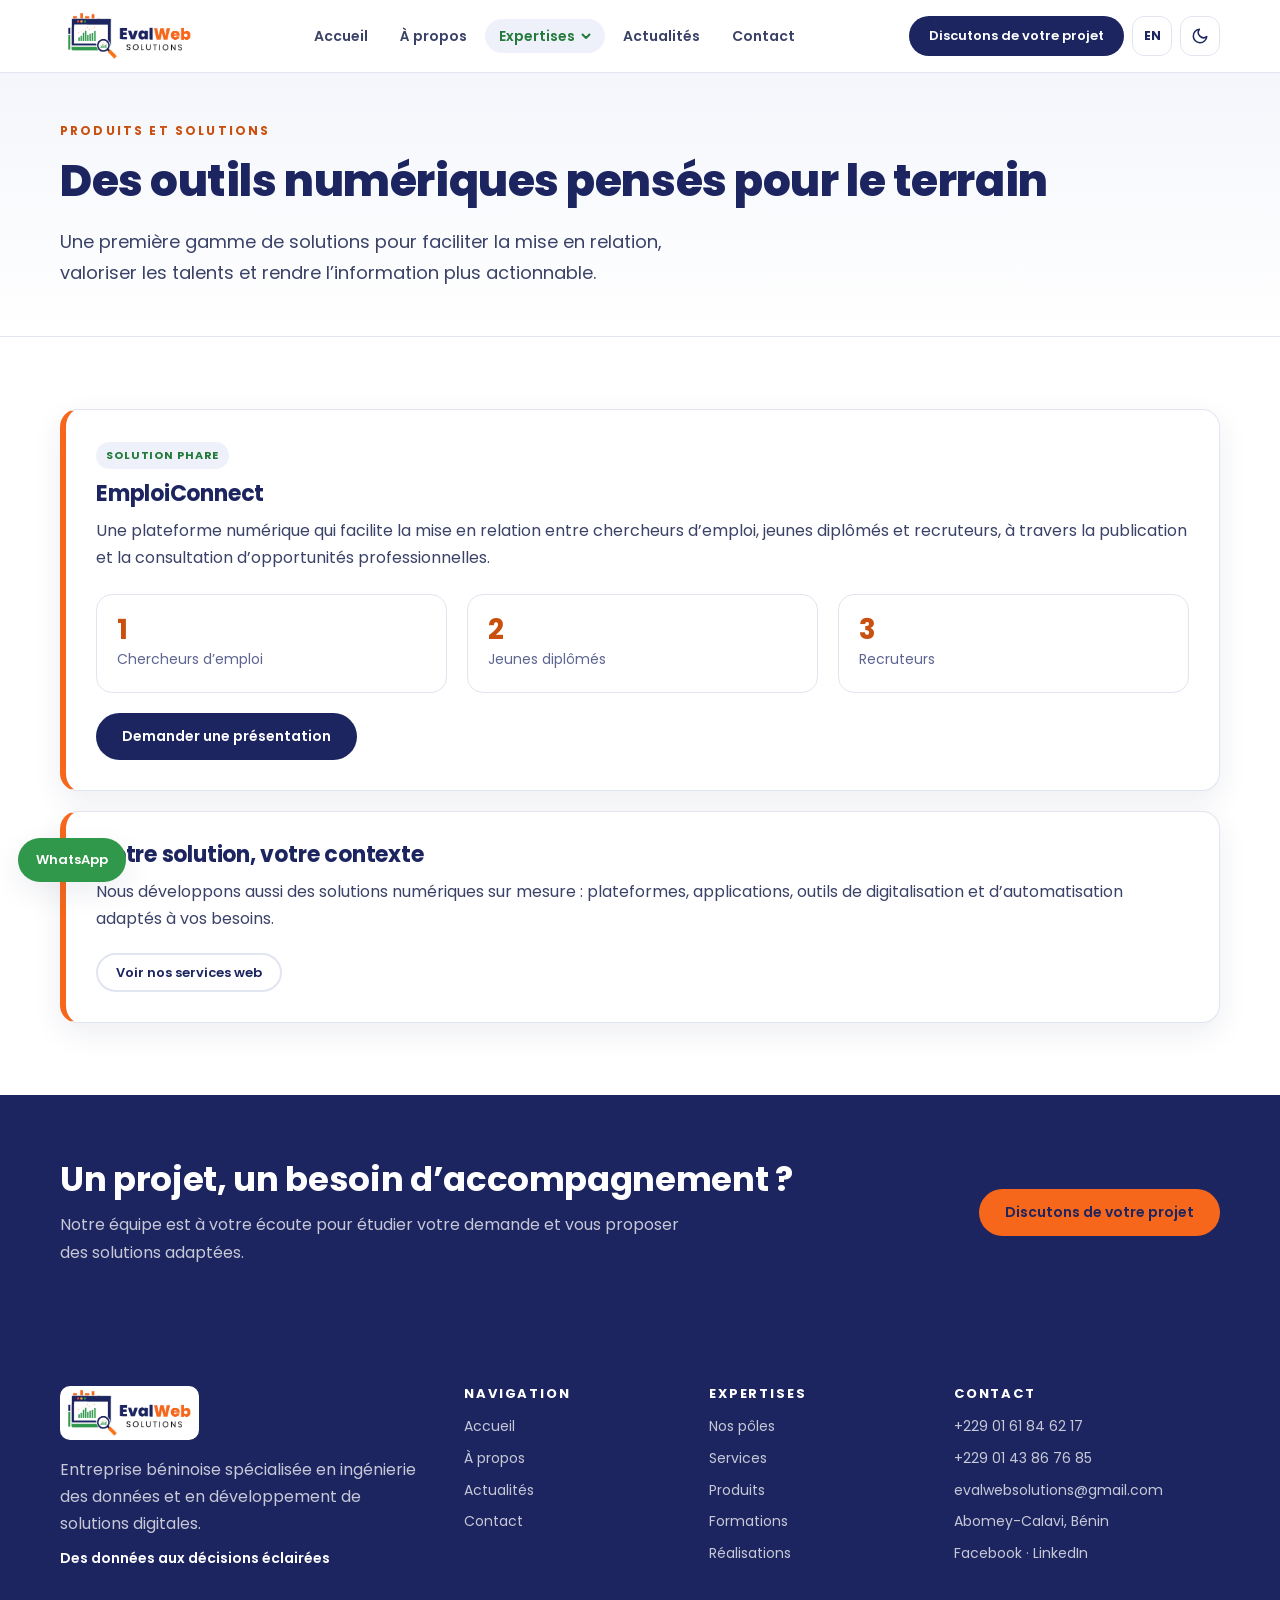
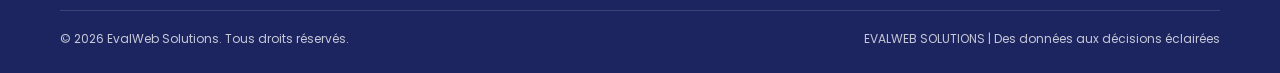
<file: produits.html>
<!doctype html>
<html lang="fr" data-theme="light"><head><meta charset="utf-8"><meta name="viewport" content="width=device-width,initial-scale=1">
<title data-i18n="k131">Produits — EvalWeb Solutions</title>
<meta name="description" content="EmploiConnect, la plateforme de mise en relation entre chercheurs d’emploi, jeunes diplômés et recruteurs."><meta name="theme-color" content="#1c255f">
<link rel="icon" href="assets/favicon.png" type="image/png">
<link rel="preconnect" href="https://fonts.googleapis.com"><link rel="preconnect" href="https://fonts.gstatic.com" crossorigin>
<link href="https://fonts.googleapis.com/css2?family=Poppins:wght@400;500;600;700;800&display=swap" rel="stylesheet">
<script>(function(){try{var d=document.documentElement,t=localStorage.getItem('ew-theme');if(!t)t=matchMedia('(prefers-color-scheme: dark)').matches?'dark':'light';d.setAttribute('data-theme',t);d.lang=localStorage.getItem('ew-lang')==='en'?'en':'fr'}catch(e){}})()</script>
<link rel="stylesheet" href="style.css"></head>
<body data-page="produits">
<a class="skip" href="#main"><span data-i18n="k36">Aller au contenu</span></a>
<header class="site-header"><div class="container header-inner">
<a class="logo" href="index.html" aria-label="EvalWeb Solutions"><img src="assets/evalweb-logo.png" alt="EvalWeb Solutions" width="123" height="46"></a>
<nav class="nav-desktop" aria-label="Navigation principale"><a class="nav-link" data-nav="home" href="index.html"><span data-i18n="k37">Accueil</span></a><a class="nav-link" data-nav="about" href="a-propos.html"><span data-i18n="k38">À propos</span></a><div class="nav-drop"><button type="button" aria-expanded="false" aria-haspopup="true"><span data-i18n="k39">Expertises</span><svg class="caret" viewBox="0 0 10 10" fill="none" stroke="currentColor" stroke-width="2" stroke-linecap="round" stroke-linejoin="round"><path d="M1.5 3.5 5 7l3.5-3.5"/></svg></button><div class="drop-menu"><a data-nav="poles" href="poles.html"><span data-i18n="k40">Nos pôles</span></a><a data-nav="services" href="services.html"><span data-i18n="k8">Services</span></a><a data-nav="produits" href="produits.html"><span data-i18n="k11">Produits</span></a><a data-nav="formations" href="formations.html"><span data-i18n="k13">Formations</span></a><a data-nav="realisations" href="realisations.html"><span data-i18n="k15">Réalisations</span></a></div></div><a class="nav-link" data-nav="actualites" href="actualites.html"><span data-i18n="k41">Actualités</span></a><a class="nav-link" data-nav="contact" href="contact.html"><span data-i18n="k42">Contact</span></a></nav>
<div class="header-tools">
<a class="btn btn-primary btn-sm cta-header" href="contact.html"><span data-i18n="k23">Discutons de votre projet</span></a>
<button type="button" class="lang-btn" aria-label="Passer le site en anglais">EN</button>
<button type="button" class="icon-btn theme-btn" aria-label="Basculer entre mode clair et sombre" aria-pressed="false"><svg class="sun" viewBox="0 0 24 24" fill="none" stroke="currentColor" stroke-width="2" stroke-linecap="round"><circle cx="12" cy="12" r="4"/><path d="M12 2v2M12 20v2M4.9 4.9l1.4 1.4M17.7 17.7l1.4 1.4M2 12h2M20 12h2M4.9 19.1l1.4-1.4M17.7 6.3l1.4-1.4"/></svg><svg class="moon" viewBox="0 0 24 24" fill="none" stroke="currentColor" stroke-width="2" stroke-linecap="round" stroke-linejoin="round"><path d="M21 12.8A9 9 0 1 1 11.2 3a7 7 0 0 0 9.8 9.8z"/></svg></button>
<button type="button" class="icon-btn burger" aria-label="Ouvrir le menu" aria-expanded="false" aria-controls="mobilePanel"><svg viewBox="0 0 24 24" fill="none" stroke="currentColor" stroke-width="2.2" stroke-linecap="round"><path d="M4 7h16M4 12h16M4 17h16"/></svg></button>
</div>
<div id="mobilePanel" class="mobile-panel" aria-label="Menu"><nav><a data-nav="home" href="index.html"><span data-i18n="k37">Accueil</span></a><a data-nav="about" href="a-propos.html"><span data-i18n="k38">À propos</span></a><div class="m-drop"><button type="button" aria-expanded="false"><span data-i18n="k39">Expertises</span><svg class="caret" viewBox="0 0 10 10" fill="none" stroke="currentColor" stroke-width="2" stroke-linecap="round" stroke-linejoin="round"><path d="M1.5 3.5 5 7l3.5-3.5"/></svg></button><div class="m-sub"><a data-nav="poles" href="poles.html"><span data-i18n="k40">Nos pôles</span></a><a data-nav="services" href="services.html"><span data-i18n="k8">Services</span></a><a data-nav="produits" href="produits.html"><span data-i18n="k11">Produits</span></a><a data-nav="formations" href="formations.html"><span data-i18n="k13">Formations</span></a><a data-nav="realisations" href="realisations.html"><span data-i18n="k15">Réalisations</span></a></div></div><a data-nav="actualites" href="actualites.html"><span data-i18n="k41">Actualités</span></a><a data-nav="contact" href="contact.html"><span data-i18n="k42">Contact</span></a></nav><a class="btn btn-primary" href="contact.html"><span data-i18n="k23">Discutons de votre projet</span></a></div>
</div></header>
<main id="main"><section class="hero page-hero"><div class="container"><div class="reveal"><p class="eyebrow" data-i18n="k118" >Produits et solutions</p><h1 data-i18n="k119" >Des outils numériques pensés pour le terrain</h1><p class="lead" data-i18n="k120" >Une première gamme de solutions pour faciliter la mise en relation, valoriser les talents et rendre l’information plus actionnable.</p></div></div></section><section class="section"><div class="container"><article class="detail reveal" id="emploiconnect"><span class="tag"><span data-i18n="k121">Solution phare</span></span><h3 data-i18n="k122" >EmploiConnect</h3><p class="intro" data-i18n="k123" >Une plateforme numérique qui facilite la mise en relation entre chercheurs d’emploi, jeunes diplômés et recruteurs, à travers la publication et la consultation d’opportunités professionnelles.</p>
<div class="grid g3" style="margin-top:22px"><div class="kpi"><b>1</b><span><span data-i18n="k124">Chercheurs d’emploi</span></span></div><div class="kpi"><b>2</b><span><span data-i18n="k125">Jeunes diplômés</span></span></div><div class="kpi"><b>3</b><span><span data-i18n="k126">Recruteurs</span></span></div></div>
<a class="btn btn-primary" href="contact.html?sujet=produit"><span data-i18n="k127">Demander une présentation</span></a></article>
<article class="detail reveal" id="sur-mesure" style="margin-top:20px"><h3 data-i18n="k128" >Votre solution, votre contexte</h3><p class="intro" data-i18n="k129" >Nous développons aussi des solutions numériques sur mesure : plateformes, applications, outils de digitalisation et d’automatisation adaptés à vos besoins.</p><a class="btn btn-outline btn-sm" href="services.html#web"><span data-i18n="k130">Voir nos services web</span></a></article></div></section><section class="band"><div class="container"><div><h2 data-i18n="k33" >Un projet, un besoin d’accompagnement ?</h2><p data-i18n="k34" >Notre équipe est à votre écoute pour étudier votre demande et vous proposer des solutions adaptées.</p></div><a class="btn btn-primary" href="contact.html"><span data-i18n="k23">Discutons de votre projet</span></a></div></section></main>
<footer class="site-footer"><div class="container"><div class="footer-grid">
<div><a class="logo" href="index.html" aria-label="EvalWeb Solutions"><img src="assets/evalweb-logo.png" alt="EvalWeb Solutions" width="123" height="46"></a>
<p data-i18n="k43" >Entreprise béninoise spécialisée en ingénierie des données et en développement de solutions digitales.</p>
<p class="sig" data-i18n="k21" >Des données aux décisions éclairées</p></div>
<div><h4><span data-i18n="k44">Navigation</span></h4><ul><li><a href="index.html"><span data-i18n="k37">Accueil</span></a></li><li><a href="a-propos.html"><span data-i18n="k38">À propos</span></a></li><li><a href="actualites.html"><span data-i18n="k41">Actualités</span></a></li><li><a href="contact.html"><span data-i18n="k42">Contact</span></a></li></ul></div>
<div><h4><span data-i18n="k39">Expertises</span></h4><ul><li><a href="poles.html"><span data-i18n="k40">Nos pôles</span></a></li><li><a href="services.html"><span data-i18n="k8">Services</span></a></li><li><a href="produits.html"><span data-i18n="k11">Produits</span></a></li><li><a href="formations.html"><span data-i18n="k13">Formations</span></a></li><li><a href="realisations.html"><span data-i18n="k15">Réalisations</span></a></li></ul></div>
<div><h4><span data-i18n="k42">Contact</span></h4><ul><li><a href="tel:+2290161846217">+229 01 61 84 62 17</a></li><li><a href="tel:+2290143867685">+229 01 43 86 76 85</a></li><li><a href="mailto:evalwebsolutions@gmail.com">evalwebsolutions@gmail.com</a></li><li><span data-i18n="k45">Abomey-Calavi, Bénin</span></li><li><a data-social="facebook" href="#">Facebook</a> · <a data-social="linkedin" href="#">LinkedIn</a></li></ul></div>
</div><div class="copy"><span>© 2026 EvalWeb Solutions. <span data-i18n="k46">Tous droits réservés.</span></span><span>EVALWEB SOLUTIONS | <span data-i18n="k21">Des données aux décisions éclairées</span></span></div></div></footer>
<a class="wa-float" href="https://wa.me/2290161846217" target="_blank" rel="noopener" aria-label="WhatsApp">WhatsApp</a>
<button type="button" id="toTop" class="to-top" aria-label="Retour en haut" data-i18n-attr="aria-label:k47">↑</button>
<script src="config.js"></script><script src="i18n.js"></script><script src="app.js"></script></body></html>
</file>
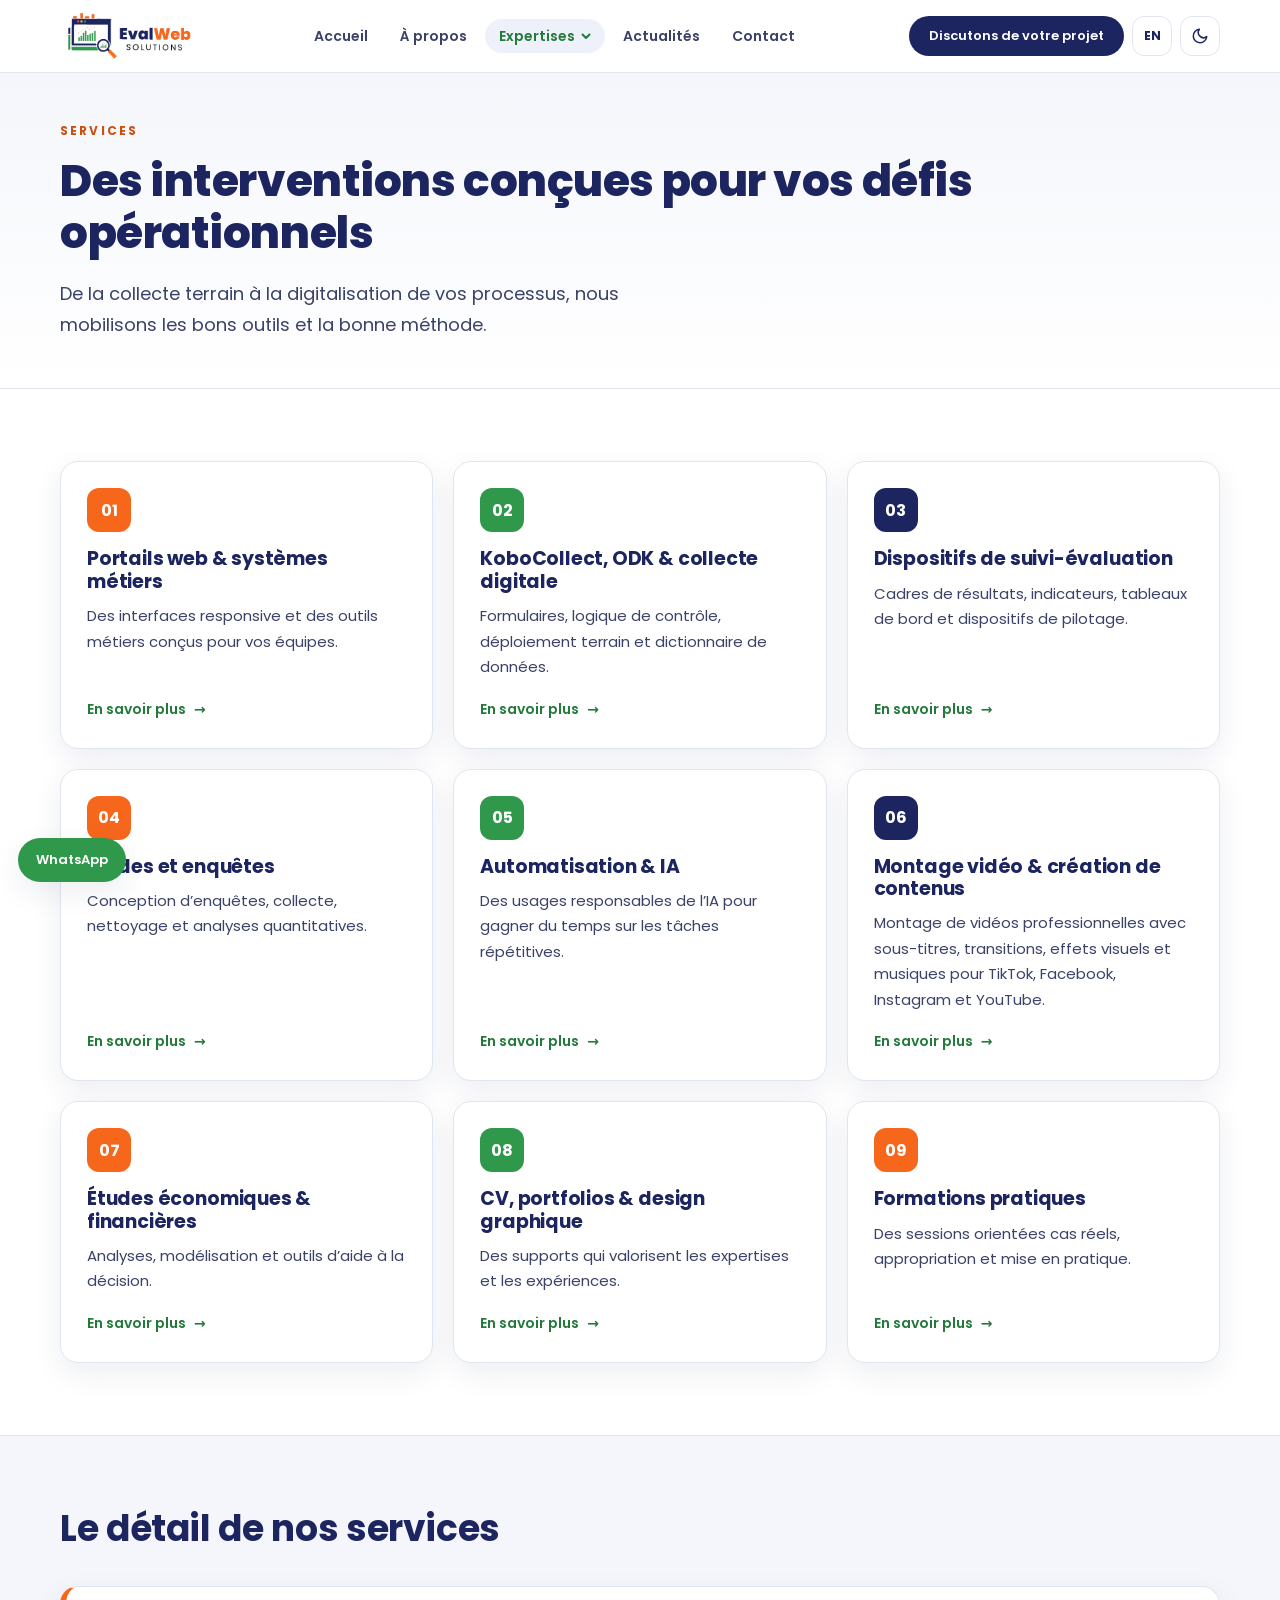
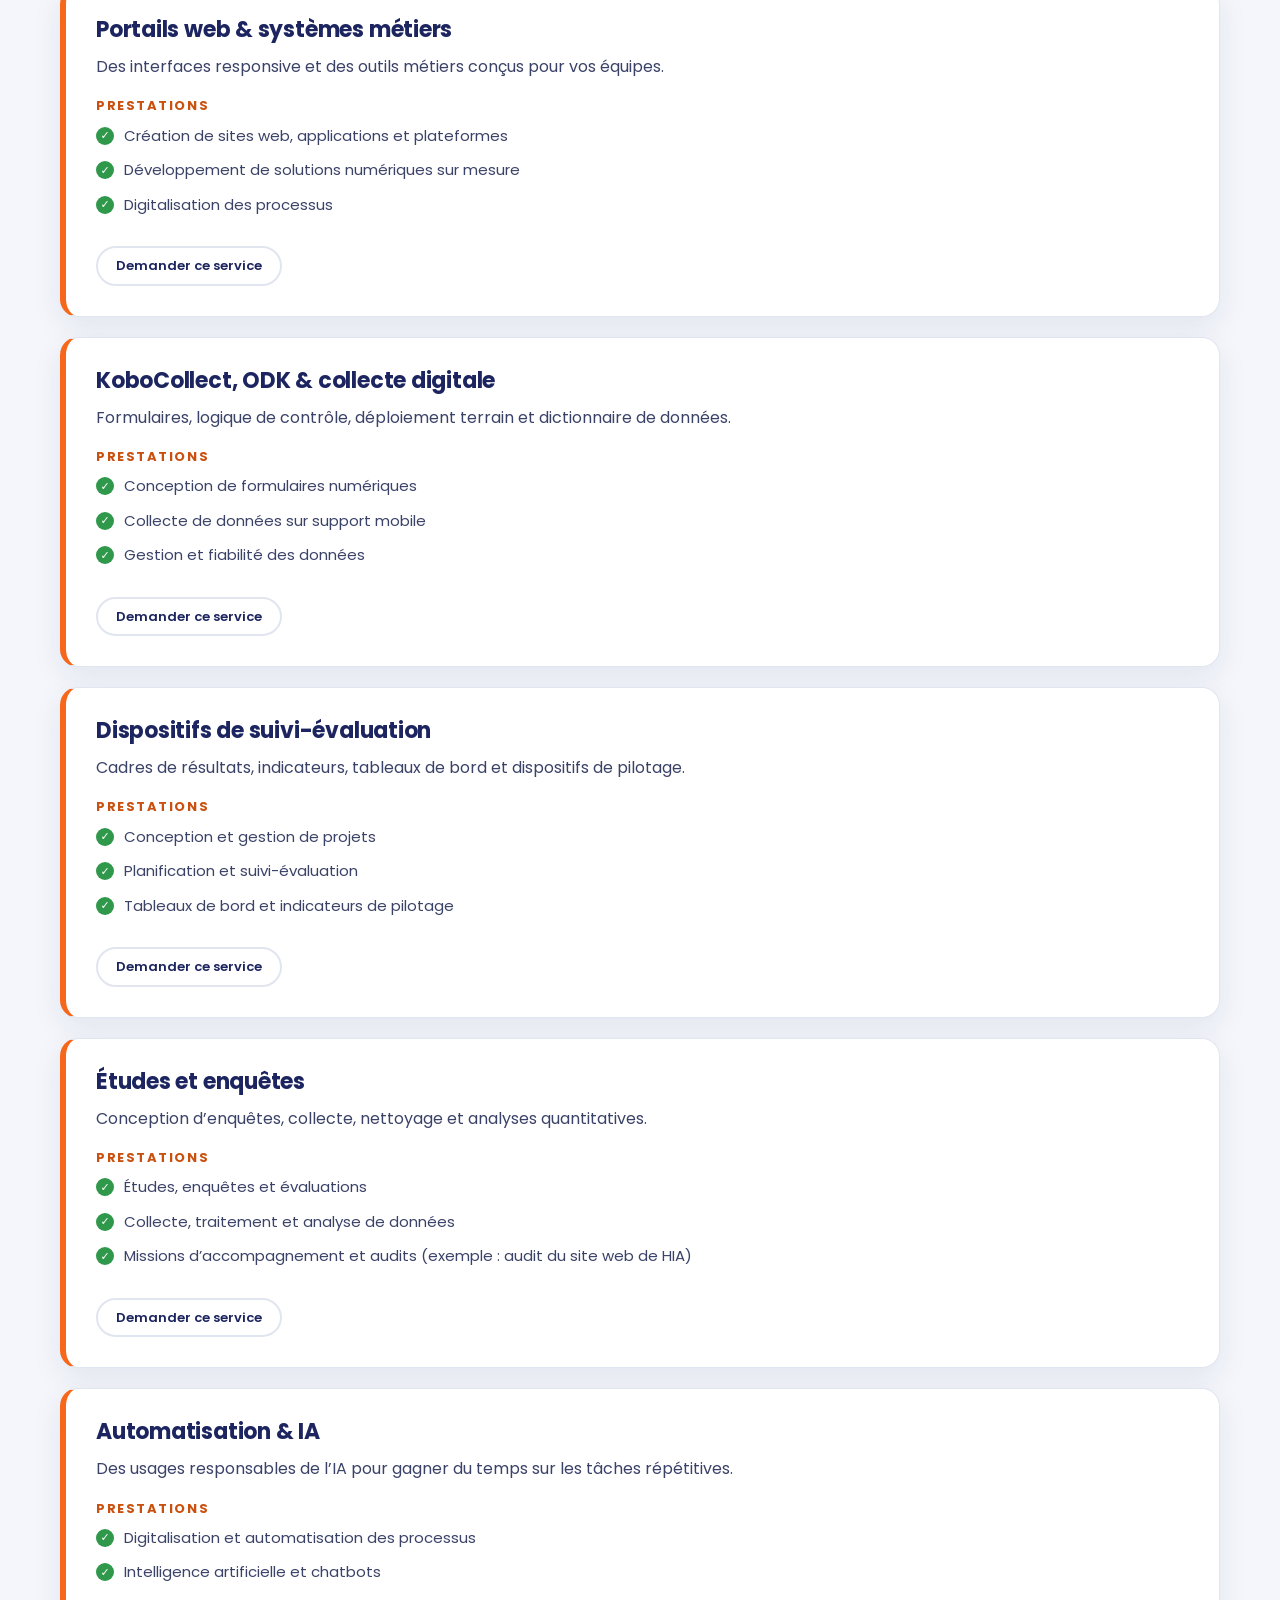
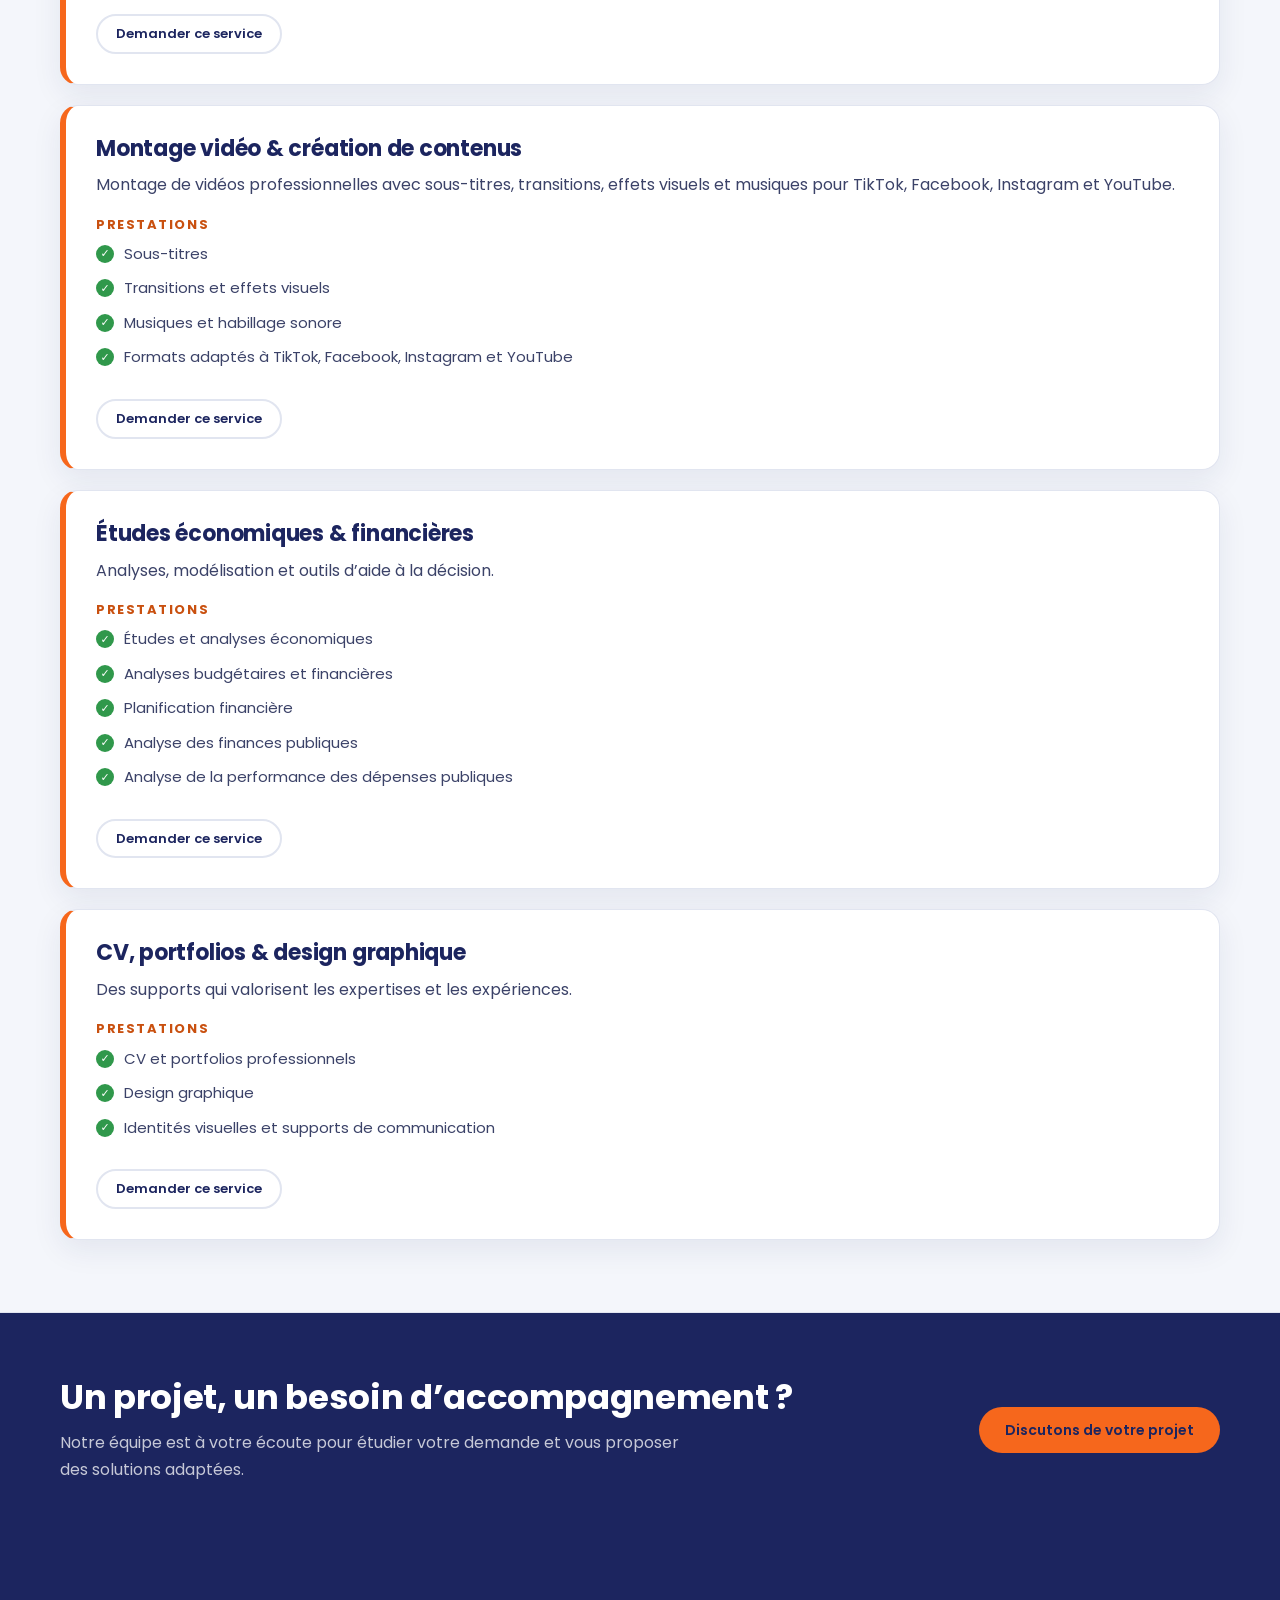
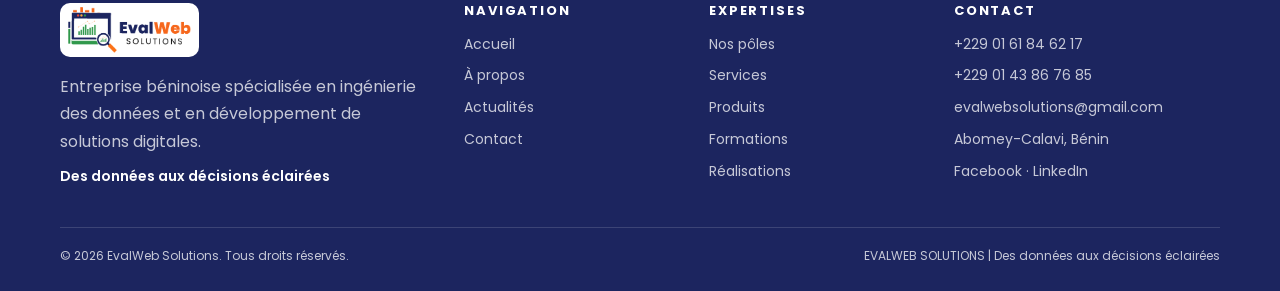
<file: services.html>
<!doctype html>
<html lang="fr" data-theme="light"><head><meta charset="utf-8"><meta name="viewport" content="width=device-width,initial-scale=1">
<title data-i18n="k117">Services — EvalWeb Solutions</title>
<meta name="description" content="Sites web, collecte de données, suivi-évaluation, IA, montage vidéo, études économiques, CV et portfolios."><meta name="theme-color" content="#1c255f">
<link rel="icon" href="assets/favicon.png" type="image/png">
<link rel="preconnect" href="https://fonts.googleapis.com"><link rel="preconnect" href="https://fonts.gstatic.com" crossorigin>
<link href="https://fonts.googleapis.com/css2?family=Poppins:wght@400;500;600;700;800&display=swap" rel="stylesheet">
<script>(function(){try{var d=document.documentElement,t=localStorage.getItem('ew-theme');if(!t)t=matchMedia('(prefers-color-scheme: dark)').matches?'dark':'light';d.setAttribute('data-theme',t);d.lang=localStorage.getItem('ew-lang')==='en'?'en':'fr'}catch(e){}})()</script>
<link rel="stylesheet" href="style.css"></head>
<body data-page="services">
<a class="skip" href="#main"><span data-i18n="k36">Aller au contenu</span></a>
<header class="site-header"><div class="container header-inner">
<a class="logo" href="index.html" aria-label="EvalWeb Solutions"><img src="assets/evalweb-logo.png" alt="EvalWeb Solutions" width="123" height="46"></a>
<nav class="nav-desktop" aria-label="Navigation principale"><a class="nav-link" data-nav="home" href="index.html"><span data-i18n="k37">Accueil</span></a><a class="nav-link" data-nav="about" href="a-propos.html"><span data-i18n="k38">À propos</span></a><div class="nav-drop"><button type="button" aria-expanded="false" aria-haspopup="true"><span data-i18n="k39">Expertises</span><svg class="caret" viewBox="0 0 10 10" fill="none" stroke="currentColor" stroke-width="2" stroke-linecap="round" stroke-linejoin="round"><path d="M1.5 3.5 5 7l3.5-3.5"/></svg></button><div class="drop-menu"><a data-nav="poles" href="poles.html"><span data-i18n="k40">Nos pôles</span></a><a data-nav="services" href="services.html"><span data-i18n="k8">Services</span></a><a data-nav="produits" href="produits.html"><span data-i18n="k11">Produits</span></a><a data-nav="formations" href="formations.html"><span data-i18n="k13">Formations</span></a><a data-nav="realisations" href="realisations.html"><span data-i18n="k15">Réalisations</span></a></div></div><a class="nav-link" data-nav="actualites" href="actualites.html"><span data-i18n="k41">Actualités</span></a><a class="nav-link" data-nav="contact" href="contact.html"><span data-i18n="k42">Contact</span></a></nav>
<div class="header-tools">
<a class="btn btn-primary btn-sm cta-header" href="contact.html"><span data-i18n="k23">Discutons de votre projet</span></a>
<button type="button" class="lang-btn" aria-label="Passer le site en anglais">EN</button>
<button type="button" class="icon-btn theme-btn" aria-label="Basculer entre mode clair et sombre" aria-pressed="false"><svg class="sun" viewBox="0 0 24 24" fill="none" stroke="currentColor" stroke-width="2" stroke-linecap="round"><circle cx="12" cy="12" r="4"/><path d="M12 2v2M12 20v2M4.9 4.9l1.4 1.4M17.7 17.7l1.4 1.4M2 12h2M20 12h2M4.9 19.1l1.4-1.4M17.7 6.3l1.4-1.4"/></svg><svg class="moon" viewBox="0 0 24 24" fill="none" stroke="currentColor" stroke-width="2" stroke-linecap="round" stroke-linejoin="round"><path d="M21 12.8A9 9 0 1 1 11.2 3a7 7 0 0 0 9.8 9.8z"/></svg></button>
<button type="button" class="icon-btn burger" aria-label="Ouvrir le menu" aria-expanded="false" aria-controls="mobilePanel"><svg viewBox="0 0 24 24" fill="none" stroke="currentColor" stroke-width="2.2" stroke-linecap="round"><path d="M4 7h16M4 12h16M4 17h16"/></svg></button>
</div>
<div id="mobilePanel" class="mobile-panel" aria-label="Menu"><nav><a data-nav="home" href="index.html"><span data-i18n="k37">Accueil</span></a><a data-nav="about" href="a-propos.html"><span data-i18n="k38">À propos</span></a><div class="m-drop"><button type="button" aria-expanded="false"><span data-i18n="k39">Expertises</span><svg class="caret" viewBox="0 0 10 10" fill="none" stroke="currentColor" stroke-width="2" stroke-linecap="round" stroke-linejoin="round"><path d="M1.5 3.5 5 7l3.5-3.5"/></svg></button><div class="m-sub"><a data-nav="poles" href="poles.html"><span data-i18n="k40">Nos pôles</span></a><a data-nav="services" href="services.html"><span data-i18n="k8">Services</span></a><a data-nav="produits" href="produits.html"><span data-i18n="k11">Produits</span></a><a data-nav="formations" href="formations.html"><span data-i18n="k13">Formations</span></a><a data-nav="realisations" href="realisations.html"><span data-i18n="k15">Réalisations</span></a></div></div><a data-nav="actualites" href="actualites.html"><span data-i18n="k41">Actualités</span></a><a data-nav="contact" href="contact.html"><span data-i18n="k42">Contact</span></a></nav><a class="btn btn-primary" href="contact.html"><span data-i18n="k23">Discutons de votre projet</span></a></div>
</div></header>
<main id="main"><section class="hero page-hero"><div class="container"><div class="reveal"><p class="eyebrow" data-i18n="k8" >Services</p><h1 data-i18n="k114" >Des interventions conçues pour vos défis opérationnels</h1><p class="lead" data-i18n="k115" >De la collecte terrain à la digitalisation de vos processus, nous mobilisons les bons outils et la bonne méthode.</p></div></div></section><section class="section"><div class="container"><div class="grid g3"><article class="card reveal"><div class="num o">01</div><h3 data-i18n="k80" >Portails web & systèmes métiers</h3><p class="d" data-i18n="k81" >Des interfaces responsive et des outils métiers conçus pour vos équipes.</p><a class="more" href="#web"><span data-i18n="k3">En savoir plus</span></a></article><article class="card reveal"><div class="num g">02</div><h3 data-i18n="k82" >KoboCollect, ODK & collecte digitale</h3><p class="d" data-i18n="k83" >Formulaires, logique de contrôle, déploiement terrain et dictionnaire de données.</p><a class="more" href="#collecte"><span data-i18n="k3">En savoir plus</span></a></article><article class="card reveal"><div class="num n">03</div><h3 data-i18n="k84" >Dispositifs de suivi-évaluation</h3><p class="d" data-i18n="k85" >Cadres de résultats, indicateurs, tableaux de bord et dispositifs de pilotage.</p><a class="more" href="#suivi-eval"><span data-i18n="k3">En savoir plus</span></a></article><article class="card reveal"><div class="num o">04</div><h3 data-i18n="k86" >Études et enquêtes</h3><p class="d" data-i18n="k87" >Conception d’enquêtes, collecte, nettoyage et analyses quantitatives.</p><a class="more" href="#etudes"><span data-i18n="k3">En savoir plus</span></a></article><article class="card reveal"><div class="num g">05</div><h3 data-i18n="k88" >Automatisation & IA</h3><p class="d" data-i18n="k89" >Des usages responsables de l’IA pour gagner du temps sur les tâches répétitives.</p><a class="more" href="#automatisation-ia"><span data-i18n="k3">En savoir plus</span></a></article><article class="card reveal"><div class="num n">06</div><h3 data-i18n="k90" >Montage vidéo & création de contenus</h3><p class="d" data-i18n="k91" >Montage de vidéos professionnelles avec sous-titres, transitions, effets visuels et musiques pour TikTok, Facebook, Instagram et YouTube.</p><a class="more" href="#montage-video"><span data-i18n="k3">En savoir plus</span></a></article><article class="card reveal"><div class="num o">07</div><h3 data-i18n="k92" >Études économiques & financières</h3><p class="d" data-i18n="k93" >Analyses, modélisation et outils d’aide à la décision.</p><a class="more" href="#economie-finance"><span data-i18n="k3">En savoir plus</span></a></article><article class="card reveal"><div class="num g">08</div><h3 data-i18n="k94" >CV, portfolios & design graphique</h3><p class="d" data-i18n="k95" >Des supports qui valorisent les expertises et les expériences.</p><a class="more" href="#cv-design"><span data-i18n="k3">En savoir plus</span></a></article><article class="card reveal"><div class="num o">09</div><h3 data-i18n="k96" >Formations pratiques</h3><p class="d" data-i18n="k97" >Des sessions orientées cas réels, appropriation et mise en pratique.</p><a class="more" href="formations.html"><span data-i18n="k3">En savoir plus</span></a></article></div></div></section><section class="section alt"><div class="container"><div class="section-head reveal"><h2 data-i18n="k116" >Le détail de nos services</h2></div><article class="detail reveal" id="web"><h3 data-i18n="k80" >Portails web & systèmes métiers</h3><p class="intro" data-i18n="k81" >Des interfaces responsive et des outils métiers conçus pour vos équipes.</p><h4 data-i18n="k98" >Prestations</h4><ul class="checks"><li><span data-i18n="k63">Création de sites web, applications et plateformes</span></li><li><span data-i18n="k65">Développement de solutions numériques sur mesure</span></li><li><span data-i18n="k99">Digitalisation des processus</span></li></ul><a class="btn btn-outline btn-sm" href="contact.html?sujet=service"><span data-i18n="k100">Demander ce service</span></a></article><article class="detail reveal" id="collecte"><h3 data-i18n="k82" >KoboCollect, ODK & collecte digitale</h3><p class="intro" data-i18n="k83" >Formulaires, logique de contrôle, déploiement terrain et dictionnaire de données.</p><h4 data-i18n="k98" >Prestations</h4><ul class="checks"><li><span data-i18n="k101">Conception de formulaires numériques</span></li><li><span data-i18n="k102">Collecte de données sur support mobile</span></li><li><span data-i18n="k103">Gestion et fiabilité des données</span></li></ul><a class="btn btn-outline btn-sm" href="contact.html?sujet=suivi"><span data-i18n="k100">Demander ce service</span></a></article><article class="detail reveal" id="suivi-eval"><h3 data-i18n="k84" >Dispositifs de suivi-évaluation</h3><p class="intro" data-i18n="k85" >Cadres de résultats, indicateurs, tableaux de bord et dispositifs de pilotage.</p><h4 data-i18n="k98" >Prestations</h4><ul class="checks"><li><span data-i18n="k68">Conception et gestion de projets</span></li><li><span data-i18n="k69">Planification et suivi-évaluation</span></li><li><span data-i18n="k104">Tableaux de bord et indicateurs de pilotage</span></li></ul><a class="btn btn-outline btn-sm" href="contact.html?sujet=suivi"><span data-i18n="k100">Demander ce service</span></a></article><article class="detail reveal" id="etudes"><h3 data-i18n="k86" >Études et enquêtes</h3><p class="intro" data-i18n="k87" >Conception d’enquêtes, collecte, nettoyage et analyses quantitatives.</p><h4 data-i18n="k98" >Prestations</h4><ul class="checks"><li><span data-i18n="k71">Études, enquêtes et évaluations</span></li><li><span data-i18n="k70">Collecte, traitement et analyse de données</span></li><li><span data-i18n="k105">Missions d’accompagnement et audits (exemple : audit du site web de HIA)</span></li></ul><a class="btn btn-outline btn-sm" href="contact.html?sujet=suivi"><span data-i18n="k100">Demander ce service</span></a></article><article class="detail reveal" id="automatisation-ia"><h3 data-i18n="k88" >Automatisation & IA</h3><p class="intro" data-i18n="k89" >Des usages responsables de l’IA pour gagner du temps sur les tâches répétitives.</p><h4 data-i18n="k98" >Prestations</h4><ul class="checks"><li><span data-i18n="k64">Digitalisation et automatisation des processus</span></li><li><span data-i18n="k106">Intelligence artificielle et chatbots</span></li></ul><a class="btn btn-outline btn-sm" href="contact.html?sujet=service"><span data-i18n="k100">Demander ce service</span></a></article><article class="detail reveal" id="montage-video"><h3 data-i18n="k90" >Montage vidéo & création de contenus</h3><p class="intro" data-i18n="k91" >Montage de vidéos professionnelles avec sous-titres, transitions, effets visuels et musiques pour TikTok, Facebook, Instagram et YouTube.</p><h4 data-i18n="k98" >Prestations</h4><ul class="checks"><li><span data-i18n="k107">Sous-titres</span></li><li><span data-i18n="k108">Transitions et effets visuels</span></li><li><span data-i18n="k109">Musiques et habillage sonore</span></li><li><span data-i18n="k110">Formats adaptés à TikTok, Facebook, Instagram et YouTube</span></li></ul><a class="btn btn-outline btn-sm" href="contact.html?sujet=video"><span data-i18n="k100">Demander ce service</span></a></article><article class="detail reveal" id="economie-finance"><h3 data-i18n="k92" >Études économiques & financières</h3><p class="intro" data-i18n="k93" >Analyses, modélisation et outils d’aide à la décision.</p><h4 data-i18n="k98" >Prestations</h4><ul class="checks"><li><span data-i18n="k73">Études et analyses économiques</span></li><li><span data-i18n="k74">Analyses budgétaires et financières</span></li><li><span data-i18n="k75">Planification financière</span></li><li><span data-i18n="k76">Analyse des finances publiques</span></li><li><span data-i18n="k77">Analyse de la performance des dépenses publiques</span></li></ul><a class="btn btn-outline btn-sm" href="contact.html?sujet=economie"><span data-i18n="k100">Demander ce service</span></a></article><article class="detail reveal" id="cv-design"><h3 data-i18n="k94" >CV, portfolios & design graphique</h3><p class="intro" data-i18n="k95" >Des supports qui valorisent les expertises et les expériences.</p><h4 data-i18n="k98" >Prestations</h4><ul class="checks"><li><span data-i18n="k111">CV et portfolios professionnels</span></li><li><span data-i18n="k112">Design graphique</span></li><li><span data-i18n="k113">Identités visuelles et supports de communication</span></li></ul><a class="btn btn-outline btn-sm" href="contact.html?sujet=service"><span data-i18n="k100">Demander ce service</span></a></article></div></section><section class="band"><div class="container"><div><h2 data-i18n="k33" >Un projet, un besoin d’accompagnement ?</h2><p data-i18n="k34" >Notre équipe est à votre écoute pour étudier votre demande et vous proposer des solutions adaptées.</p></div><a class="btn btn-primary" href="contact.html"><span data-i18n="k23">Discutons de votre projet</span></a></div></section></main>
<footer class="site-footer"><div class="container"><div class="footer-grid">
<div><a class="logo" href="index.html" aria-label="EvalWeb Solutions"><img src="assets/evalweb-logo.png" alt="EvalWeb Solutions" width="123" height="46"></a>
<p data-i18n="k43" >Entreprise béninoise spécialisée en ingénierie des données et en développement de solutions digitales.</p>
<p class="sig" data-i18n="k21" >Des données aux décisions éclairées</p></div>
<div><h4><span data-i18n="k44">Navigation</span></h4><ul><li><a href="index.html"><span data-i18n="k37">Accueil</span></a></li><li><a href="a-propos.html"><span data-i18n="k38">À propos</span></a></li><li><a href="actualites.html"><span data-i18n="k41">Actualités</span></a></li><li><a href="contact.html"><span data-i18n="k42">Contact</span></a></li></ul></div>
<div><h4><span data-i18n="k39">Expertises</span></h4><ul><li><a href="poles.html"><span data-i18n="k40">Nos pôles</span></a></li><li><a href="services.html"><span data-i18n="k8">Services</span></a></li><li><a href="produits.html"><span data-i18n="k11">Produits</span></a></li><li><a href="formations.html"><span data-i18n="k13">Formations</span></a></li><li><a href="realisations.html"><span data-i18n="k15">Réalisations</span></a></li></ul></div>
<div><h4><span data-i18n="k42">Contact</span></h4><ul><li><a href="tel:+2290161846217">+229 01 61 84 62 17</a></li><li><a href="tel:+2290143867685">+229 01 43 86 76 85</a></li><li><a href="mailto:evalwebsolutions@gmail.com">evalwebsolutions@gmail.com</a></li><li><span data-i18n="k45">Abomey-Calavi, Bénin</span></li><li><a data-social="facebook" href="#">Facebook</a> · <a data-social="linkedin" href="#">LinkedIn</a></li></ul></div>
</div><div class="copy"><span>© 2026 EvalWeb Solutions. <span data-i18n="k46">Tous droits réservés.</span></span><span>EVALWEB SOLUTIONS | <span data-i18n="k21">Des données aux décisions éclairées</span></span></div></div></footer>
<a class="wa-float" href="https://wa.me/2290161846217" target="_blank" rel="noopener" aria-label="WhatsApp">WhatsApp</a>
<button type="button" id="toTop" class="to-top" aria-label="Retour en haut" data-i18n-attr="aria-label:k47">↑</button>
<script src="config.js"></script><script src="i18n.js"></script><script src="app.js"></script></body></html>
</file>
<file: style.css>
/* EvalWeb Solutions — couleurs exactes du logo : bleu #1c255f · orange #f6671c · vert #30984b */
:root{
  --navy:#1c255f;--orange:#f6671c;--green:#30984b;
  --bg:#ffffff;--bg-alt:#f4f6fb;--card:#ffffff;--line:#e1e5f0;
  --text:#3b4268;--head:#1c255f;--muted:#5d6590;
  --orange-text:#c9500f;--green-text:#237a3b;
  --btn-bg:#1c255f;--btn-fg:#ffffff;--btn-hover:#f6671c;--btn-hover-fg:#1c255f;
  --header-bg:rgba(255,255,255,.9);--footer-bg:#1c255f;--chip:#eef1fa;
  --shadow:0 10px 30px rgba(28,37,95,.08);--radius:18px;
  --logo-bg:transparent;
  color-scheme:light;
}
[data-theme="dark"]{
  --bg:#0c1030;--bg-alt:#121741;--card:#161c4d;--line:#2a3173;
  --text:#c9cfec;--head:#ffffff;--muted:#9aa3d1;
  --orange-text:#ff8a4a;--green-text:#5ccf80;
  --btn-bg:#f6671c;--btn-fg:#0c1030;--btn-hover:#30984b;--btn-hover-fg:#ffffff;
  --header-bg:rgba(12,16,48,.9);--footer-bg:#080b24;--chip:#1c2360;
  --shadow:0 10px 30px rgba(0,0,0,.35);--logo-bg:#ffffff;
  color-scheme:dark;
}
*{box-sizing:border-box}
[hidden]{display:none!important}
html{scroll-behavior:smooth;scroll-padding-top:90px}
body{margin:0;font-family:'Poppins',ui-sans-serif,system-ui,-apple-system,'Segoe UI',Roboto,sans-serif;background:var(--bg);color:var(--text);line-height:1.7;font-size:16px;-webkit-font-smoothing:antialiased;transition:background .25s,color .25s}
img{max-width:100%;height:auto;display:block}
a{color:inherit;text-decoration:none}
h1,h2,h3,h4{color:var(--head);line-height:1.18;margin:0;font-weight:700;letter-spacing:-.01em}
p{margin:0}
ul{margin:0;padding:0;list-style:none}
:focus-visible{outline:3px solid var(--orange);outline-offset:2px;border-radius:6px}
.container{width:100%;max-width:1200px;margin:0 auto;padding:0 20px}
.skip{position:absolute;left:-999px;top:8px;background:var(--btn-bg);color:var(--btn-fg);padding:8px 14px;border-radius:8px;z-index:200}
.skip:focus{left:8px}

/* ---------- Header ---------- */
.site-header{position:sticky;top:0;z-index:100;background:var(--header-bg);backdrop-filter:blur(14px);-webkit-backdrop-filter:blur(14px);border-bottom:1px solid var(--line)}
.header-inner{position:relative;display:flex;align-items:center;justify-content:space-between;height:72px;gap:12px}
.logo{display:inline-flex;align-items:center;background:var(--logo-bg);border-radius:10px;padding:4px 8px;flex:none}
.logo img{height:46px;width:auto}
.nav-desktop{display:none;align-items:center;gap:4px}
.nav-link,.nav-drop>button{font:600 14px/1 'Poppins',sans-serif;color:var(--text);padding:10px 14px;border-radius:999px;background:none;border:0;cursor:pointer;display:inline-flex;align-items:center;gap:6px;transition:background .2s,color .2s}
.nav-link:hover,.nav-drop>button:hover{background:var(--chip);color:var(--head)}
.nav-link.active,.nav-drop.active>button{background:var(--chip);color:var(--green-text)}
.nav-drop{position:relative}
.caret{width:10px;height:10px;transition:transform .2s}
.nav-drop.open .caret{transform:rotate(180deg)}
.drop-menu{position:absolute;top:calc(100% + 8px);left:0;min-width:240px;background:var(--card);border:1px solid var(--line);border-radius:14px;box-shadow:var(--shadow);padding:8px;display:none}
.nav-drop.open .drop-menu{display:block}
.drop-menu a{display:block;padding:10px 14px;border-radius:10px;font-size:14px;font-weight:500;color:var(--text)}
.drop-menu a:hover,.drop-menu a.active{background:var(--chip);color:var(--head)}
.header-tools{display:flex;align-items:center;gap:8px}
.icon-btn,.lang-btn{height:40px;min-width:40px;display:inline-grid;place-items:center;border-radius:12px;border:1px solid var(--line);background:var(--card);color:var(--head);cursor:pointer;font:700 12px 'Poppins',sans-serif;padding:0 10px;transition:border-color .2s,background .2s}
.icon-btn:hover,.lang-btn:hover{border-color:var(--orange)}
.icon-btn svg{width:18px;height:18px}
.theme-btn .sun{display:none}
[data-theme="dark"] .theme-btn .sun{display:block}
[data-theme="dark"] .theme-btn .moon{display:none}
.header-tools .cta-header{display:none}
.btn{display:inline-flex;align-items:center;justify-content:center;gap:8px;font:600 14px/1.2 'Poppins',sans-serif;padding:13px 24px;border-radius:999px;border:2px solid transparent;cursor:pointer;transition:transform .2s,background .2s,color .2s,border-color .2s;text-align:center}
.btn-primary{background:var(--btn-bg);color:var(--btn-fg)}
.btn-primary:hover{background:var(--btn-hover);color:var(--btn-hover-fg);transform:translateY(-2px)}
.btn-orange{background:var(--orange);color:#1c255f}
.btn-orange:hover{background:var(--head);color:var(--bg);transform:translateY(-2px)}
.btn-outline{border-color:var(--line);color:var(--head);background:transparent}
.btn-outline:hover{border-color:var(--green);color:var(--green-text);transform:translateY(-2px)}
.btn[disabled],.btn.disabled{opacity:.55;cursor:not-allowed;pointer-events:none}
.btn-sm{padding:10px 18px;font-size:13px}

/* Menu mobile : petit panneau sous le bouton, en haut à droite */
.burger{display:inline-grid}
.mobile-panel{position:absolute;top:calc(100% + 8px);right:12px;width:min(320px,calc(100vw - 24px));max-height:calc(100vh - 100px);overflow:auto;background:var(--card);border:1px solid var(--line);border-radius:16px;box-shadow:var(--shadow);padding:10px;display:none}
.mobile-panel.open{display:block}
.mobile-panel a,.mobile-panel .m-drop>button{display:flex;align-items:center;justify-content:space-between;width:100%;padding:11px 14px;border-radius:10px;font:600 14px 'Poppins',sans-serif;color:var(--text);background:none;border:0;cursor:pointer;text-align:left}
.mobile-panel a:hover,.mobile-panel .m-drop>button:hover,.mobile-panel a.active{background:var(--chip);color:var(--head)}
.m-sub{display:none;padding:2px 0 4px 12px}
.m-drop.open .m-sub{display:block}
.m-drop.open .caret{transform:rotate(180deg)}
.m-sub a{font-weight:500}
.mobile-panel .btn{margin-top:8px;width:100%;color:var(--btn-fg)}
@media(min-width:1000px){
  .nav-desktop{display:flex}.header-tools .cta-header{display:inline-flex}.burger,.mobile-panel{display:none!important}
}

/* ---------- Hero & sections ---------- */
.hero{position:relative;overflow:hidden;background:linear-gradient(180deg,var(--bg-alt),var(--bg));border-bottom:1px solid var(--line)}
.hero .container{display:grid;gap:40px;padding-top:64px;padding-bottom:64px;align-items:center}
.hero-art{display:none}
.eyebrow{font-size:12px;font-weight:700;letter-spacing:.18em;text-transform:uppercase;color:var(--orange-text);margin-bottom:14px}
.hero h1{font-size:clamp(30px,5.2vw,54px);font-weight:800}
.hero h1 em{font-style:normal;color:var(--orange)}
.hero .lead{margin-top:20px;font-size:clamp(16px,2vw,18px);color:var(--text);max-width:640px}
.hero-actions{display:flex;flex-wrap:wrap;gap:12px;margin-top:30px}
.page-hero .container{padding-top:48px;padding-bottom:48px}
.page-hero h1{font-size:clamp(28px,4.4vw,44px)}
@media(min-width:900px){.hero.home .container{grid-template-columns:1.15fr .85fr}.hero-art{display:block}}
.section{padding:72px 0}
.section.alt{background:var(--bg-alt);border-block:1px solid var(--line)}
.section-head{max-width:720px;margin-bottom:36px}
.section-head h2{font-size:clamp(24px,3.4vw,36px)}
.section-head p{margin-top:12px;color:var(--muted)}
.grid{display:grid;gap:20px}
.g2{grid-template-columns:repeat(auto-fit,minmax(min(100%,440px),1fr))}
.g3{grid-template-columns:repeat(auto-fit,minmax(min(100%,280px),1fr))}
.g4{grid-template-columns:repeat(auto-fit,minmax(min(100%,230px),1fr))}
.card{background:var(--card);border:1px solid var(--line);border-radius:var(--radius);padding:26px;box-shadow:var(--shadow);transition:transform .25s,border-color .25s;display:flex;flex-direction:column}
.card:hover{transform:translateY(-4px);border-color:var(--green)}
.card h3{font-size:19px}
.card p.d{margin-top:10px;color:var(--text);font-size:15px;flex:1}
.num{width:44px;height:44px;border-radius:12px;display:grid;place-items:center;font-weight:700;color:#fff;margin-bottom:16px}
.num.o{background:var(--orange)}.num.g{background:var(--green)}.num.n{background:var(--navy)}
[data-theme="dark"] .num.n{background:#2a3173}
.more{margin-top:18px;font-weight:600;font-size:14px;color:var(--green-text);display:inline-flex;align-items:center;gap:8px}
.more:hover{color:var(--orange-text)}
.more::after{content:"→";transition:transform .2s}
.more:hover::after{transform:translateX(4px)}
.tag{display:inline-block;font-size:11px;font-weight:700;letter-spacing:.08em;text-transform:uppercase;color:var(--green-text);background:var(--chip);padding:4px 10px;border-radius:999px;margin-bottom:12px;align-self:flex-start}
.checks li{position:relative;padding-left:28px;margin:9px 0;font-size:15px}
.checks li::before{content:"✓";position:absolute;left:0;top:4px;width:18px;height:18px;border-radius:50%;background:var(--green);color:#fff;font-size:11px;font-weight:700;display:grid;place-items:center;line-height:1}
.detail{scroll-margin-top:92px;background:var(--card);border:1px solid var(--line);border-left:6px solid var(--orange);border-radius:var(--radius);padding:30px;box-shadow:var(--shadow)}
.detail:target{border-left-color:var(--green);outline:3px solid rgba(48,152,75,.35)}
.detail+.detail{margin-top:20px}
.detail h3{font-size:22px}
.detail .intro{margin-top:10px;color:var(--text)}
.detail h4{margin-top:18px;font-size:13px;text-transform:uppercase;letter-spacing:.12em;color:var(--orange-text)}
.detail .btn{margin-top:20px}
.stack-nav{display:flex;flex-wrap:wrap;gap:10px;margin-bottom:28px}
.chip{padding:9px 16px;border-radius:999px;border:1px solid var(--line);background:var(--card);font-size:13px;font-weight:600;color:var(--head);transition:border-color .2s,background .2s}
.chip:hover{border-color:var(--orange);background:var(--chip)}
.band{background:var(--footer-bg);color:#fff;padding:64px 0}
.band h2{color:#fff;font-size:clamp(24px,3.4vw,34px)}
.band p{color:rgba(255,255,255,.75);margin-top:12px;max-width:620px}
.band .container{display:flex;flex-wrap:wrap;gap:24px;align-items:center;justify-content:space-between}
.band .btn-primary{background:var(--orange);color:#1c255f}
.band .btn-primary:hover{background:#fff;color:#1c255f}
.kpis{display:grid;grid-template-columns:repeat(auto-fit,minmax(200px,1fr));gap:16px;margin-top:40px}
.kpi{border:1px solid var(--line);border-radius:16px;padding:20px;background:var(--card)}
.kpi b{display:block;font-size:28px;color:var(--orange-text);line-height:1.1}
.kpi span{font-size:14px;color:var(--muted)}
.quote{font-size:clamp(18px,2.4vw,24px);font-weight:600;color:var(--head);border-left:5px solid var(--green);padding-left:22px;max-width:900px}

/* ---------- Galerie ---------- */
.poster{background:var(--card);border:1px solid var(--line);border-radius:var(--radius);overflow:hidden;box-shadow:var(--shadow);display:flex;flex-direction:column}
.poster button.zoom{padding:0;border:0;background:var(--bg-alt);cursor:zoom-in;display:block;width:100%}
.poster img{width:100%;height:auto;object-fit:contain}
.poster .body{padding:20px;display:flex;flex-direction:column;gap:6px;flex:1}
.poster .when{font-size:12px;font-weight:700;letter-spacing:.08em;text-transform:uppercase;color:var(--orange-text)}
.poster h3{font-size:16px;line-height:1.35}
.poster .who{font-size:13px;color:var(--muted)}
.poster .btn{margin-top:auto;align-self:flex-start}
.cert{background:var(--card);border:1px solid var(--line);border-radius:14px;overflow:hidden;box-shadow:var(--shadow)}
.cert button.zoom{padding:0;border:0;background:#fff;cursor:zoom-in;display:block;width:100%}
.cert img{width:100%;aspect-ratio:1080/763;object-fit:cover}
.cert figcaption{padding:12px 14px;font-size:13px;font-weight:600;color:var(--head)}
.cert figcaption small{display:block;font-weight:400;color:var(--muted)}
.photo img{width:100%;aspect-ratio:3/4;object-fit:cover;border-radius:16px;border:1px solid var(--line);box-shadow:var(--shadow)}
.photo button.zoom{padding:0;border:0;background:none;cursor:zoom-in;display:block;width:100%}
.lightbox{position:fixed;inset:0;background:rgba(6,9,28,.92);z-index:300;display:none;align-items:center;justify-content:center;padding:20px}
.lightbox.open{display:flex}
.lightbox figure{margin:0;max-width:min(94vw,1100px);max-height:92vh;display:flex;flex-direction:column;align-items:center;gap:10px}
.lightbox img{max-height:80vh;width:auto;max-width:100%;border-radius:10px;background:#fff}
.lightbox figcaption{color:#fff;font-size:14px;text-align:center}
.lb-btn{position:absolute;top:50%;transform:translateY(-50%);width:44px;height:44px;border-radius:50%;border:0;background:rgba(255,255,255,.15);color:#fff;font-size:22px;cursor:pointer}
.lb-btn:hover{background:var(--orange)}
.lb-prev{left:14px}.lb-next{right:14px}
.lb-close{top:18px;right:18px;transform:none}

/* ---------- Formulaire ---------- */
.contact-grid{display:grid;gap:28px}
@media(min-width:900px){.contact-grid{grid-template-columns:.8fr 1.2fr}}
.info-item{display:flex;gap:14px;margin-bottom:20px}
.info-item .ic{flex:none;width:42px;height:42px;border-radius:12px;background:var(--chip);color:var(--green-text);display:grid;place-items:center}
.info-item .ic svg{width:20px;height:20px}
.info-item b{display:block;color:var(--head);font-size:14px}
.info-item a:hover{color:var(--orange-text)}
form.form{background:var(--card);border:1px solid var(--line);border-radius:var(--radius);padding:28px;box-shadow:var(--shadow);display:grid;gap:16px}
.row2{display:grid;gap:16px}
@media(min-width:640px){.row2{grid-template-columns:1fr 1fr}}
label{font-size:13px;font-weight:600;color:var(--head);display:block;margin-bottom:6px}
input,select,textarea{width:100%;font:400 15px 'Poppins',sans-serif;padding:12px 14px;border-radius:12px;border:1px solid var(--line);background:var(--bg);color:var(--text)}
input:focus,select:focus,textarea:focus{outline:3px solid rgba(48,152,75,.3);border-color:var(--green)}
textarea{min-height:140px;resize:vertical}
.check{display:flex;gap:10px;align-items:flex-start;font-size:13px}
.check input{width:18px;height:18px;margin-top:3px;accent-color:var(--green)}
.hp{position:absolute;left:-9999px;opacity:0}
.form-msg{padding:12px 16px;border-radius:12px;font-size:14px;display:none}
.form-msg.ok{display:block;background:rgba(48,152,75,.14);color:var(--green-text);border:1px solid var(--green)}
.form-msg.err{display:block;background:rgba(246,103,28,.12);color:var(--orange-text);border:1px solid var(--orange)}

/* ---------- Footer ---------- */
.site-footer{background:var(--footer-bg);color:rgba(255,255,255,.75);padding:56px 0 24px}
.footer-grid{display:grid;gap:32px}
@media(min-width:800px){.footer-grid{grid-template-columns:1.4fr .8fr .8fr 1fr}}
.site-footer .logo{background:#fff;margin-bottom:16px}
.site-footer h4{color:#fff;font-size:13px;letter-spacing:.14em;text-transform:uppercase;margin-bottom:14px}
.site-footer li{margin:8px 0;font-size:14px}
.site-footer a:hover{color:var(--orange)}
.site-footer .sig{color:#fff;font-weight:600;margin-top:10px;font-size:14px}
.copy{margin-top:36px;padding-top:18px;border-top:1px solid rgba(255,255,255,.14);font-size:12px;display:flex;flex-wrap:wrap;gap:8px;justify-content:space-between}
.to-top{position:fixed;right:18px;bottom:18px;width:44px;height:44px;border-radius:50%;border:0;background:var(--orange);color:#1c255f;font-size:20px;font-weight:700;cursor:pointer;box-shadow:var(--shadow);display:none;z-index:90}
.to-top.show{display:block}
.wa-float{position:fixed;left:18px;bottom:18px;z-index:90;background:#30984b;color:#fff;border-radius:999px;padding:11px 18px;font-weight:600;font-size:13px;box-shadow:var(--shadow);display:inline-flex;gap:8px;align-items:center}
.wa-float:hover{background:var(--orange);color:#1c255f}
.js .reveal{opacity:0;transform:translateY(16px);transition:opacity .6s,transform .6s}
.js .reveal.in{opacity:1;transform:none}
@media(prefers-reduced-motion:reduce){*{transition:none!important;animation:none!important;scroll-behavior:auto!important}.js .reveal{opacity:1;transform:none}}
.mobile-panel a.btn-primary{background:var(--btn-bg);color:var(--btn-fg);justify-content:center;margin-top:8px}
.mobile-panel a.btn-primary:hover{background:var(--btn-hover);color:var(--btn-hover-fg)}
</file>
